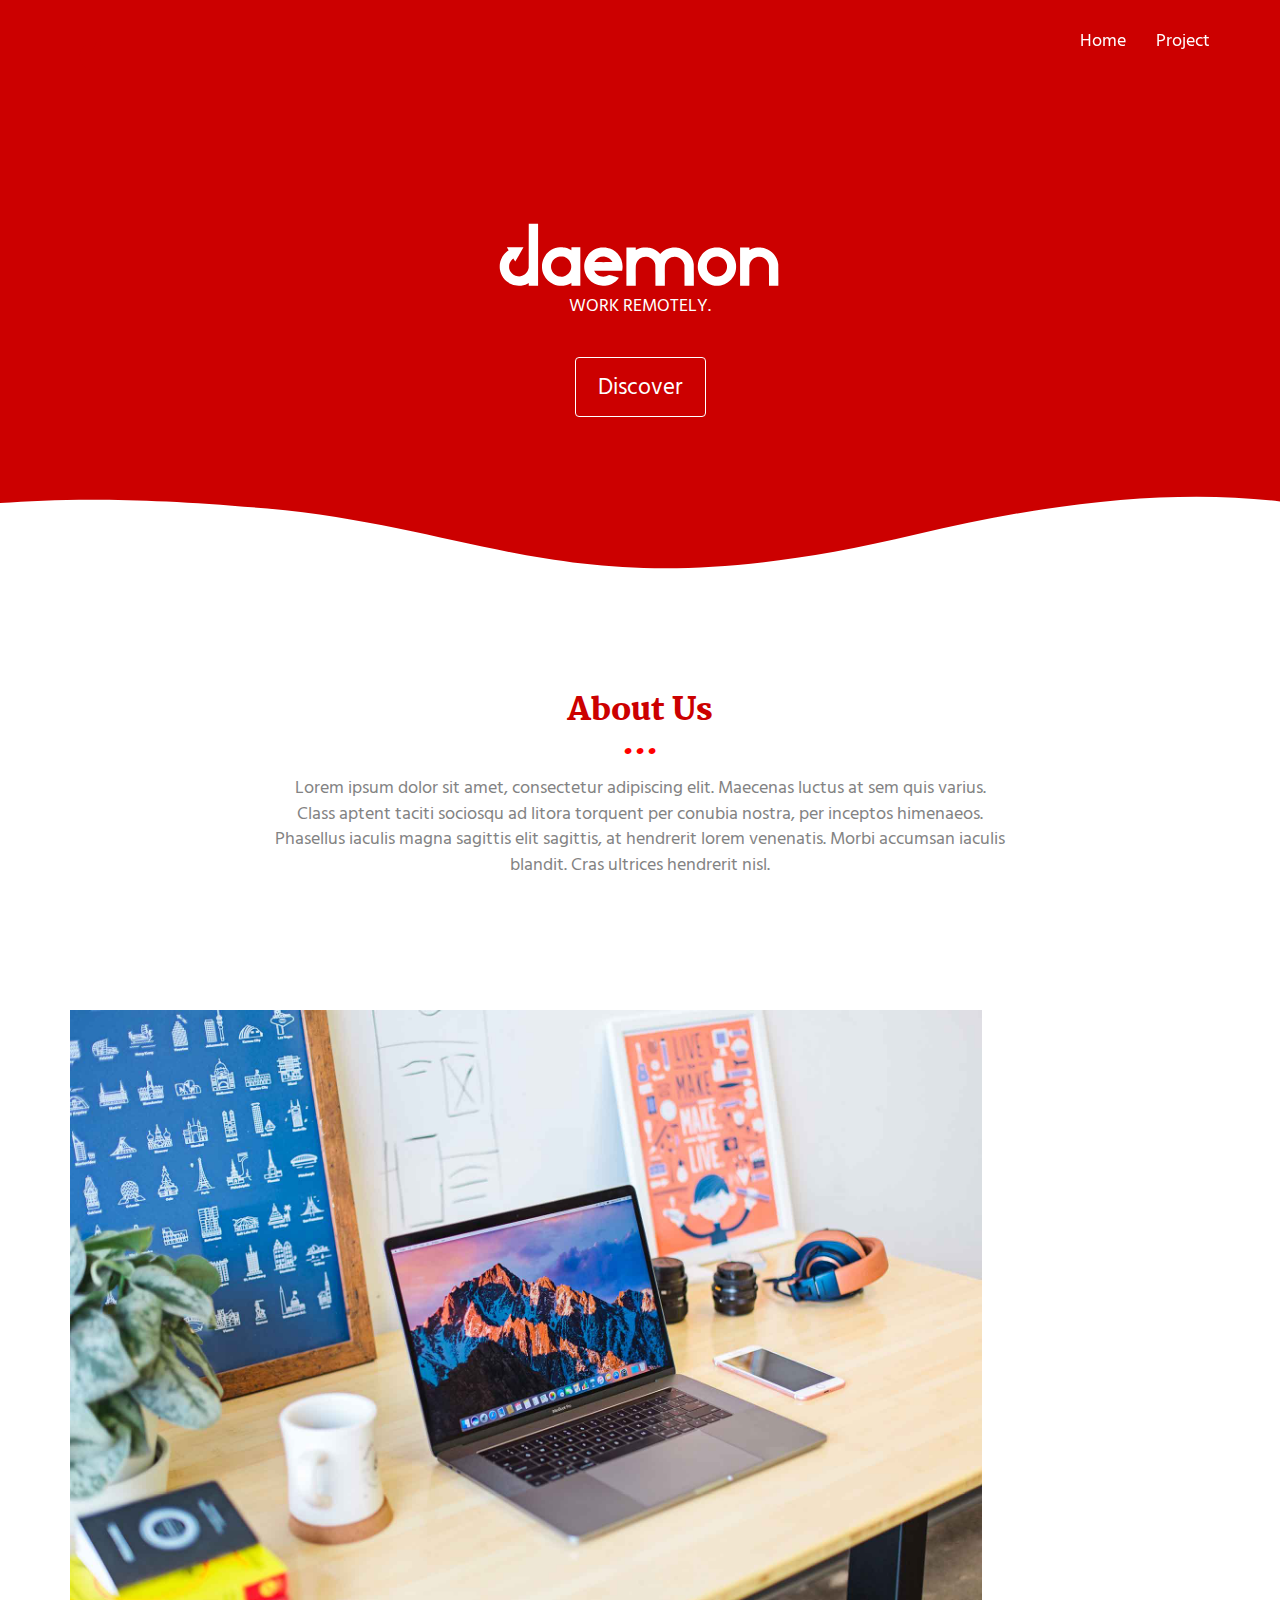
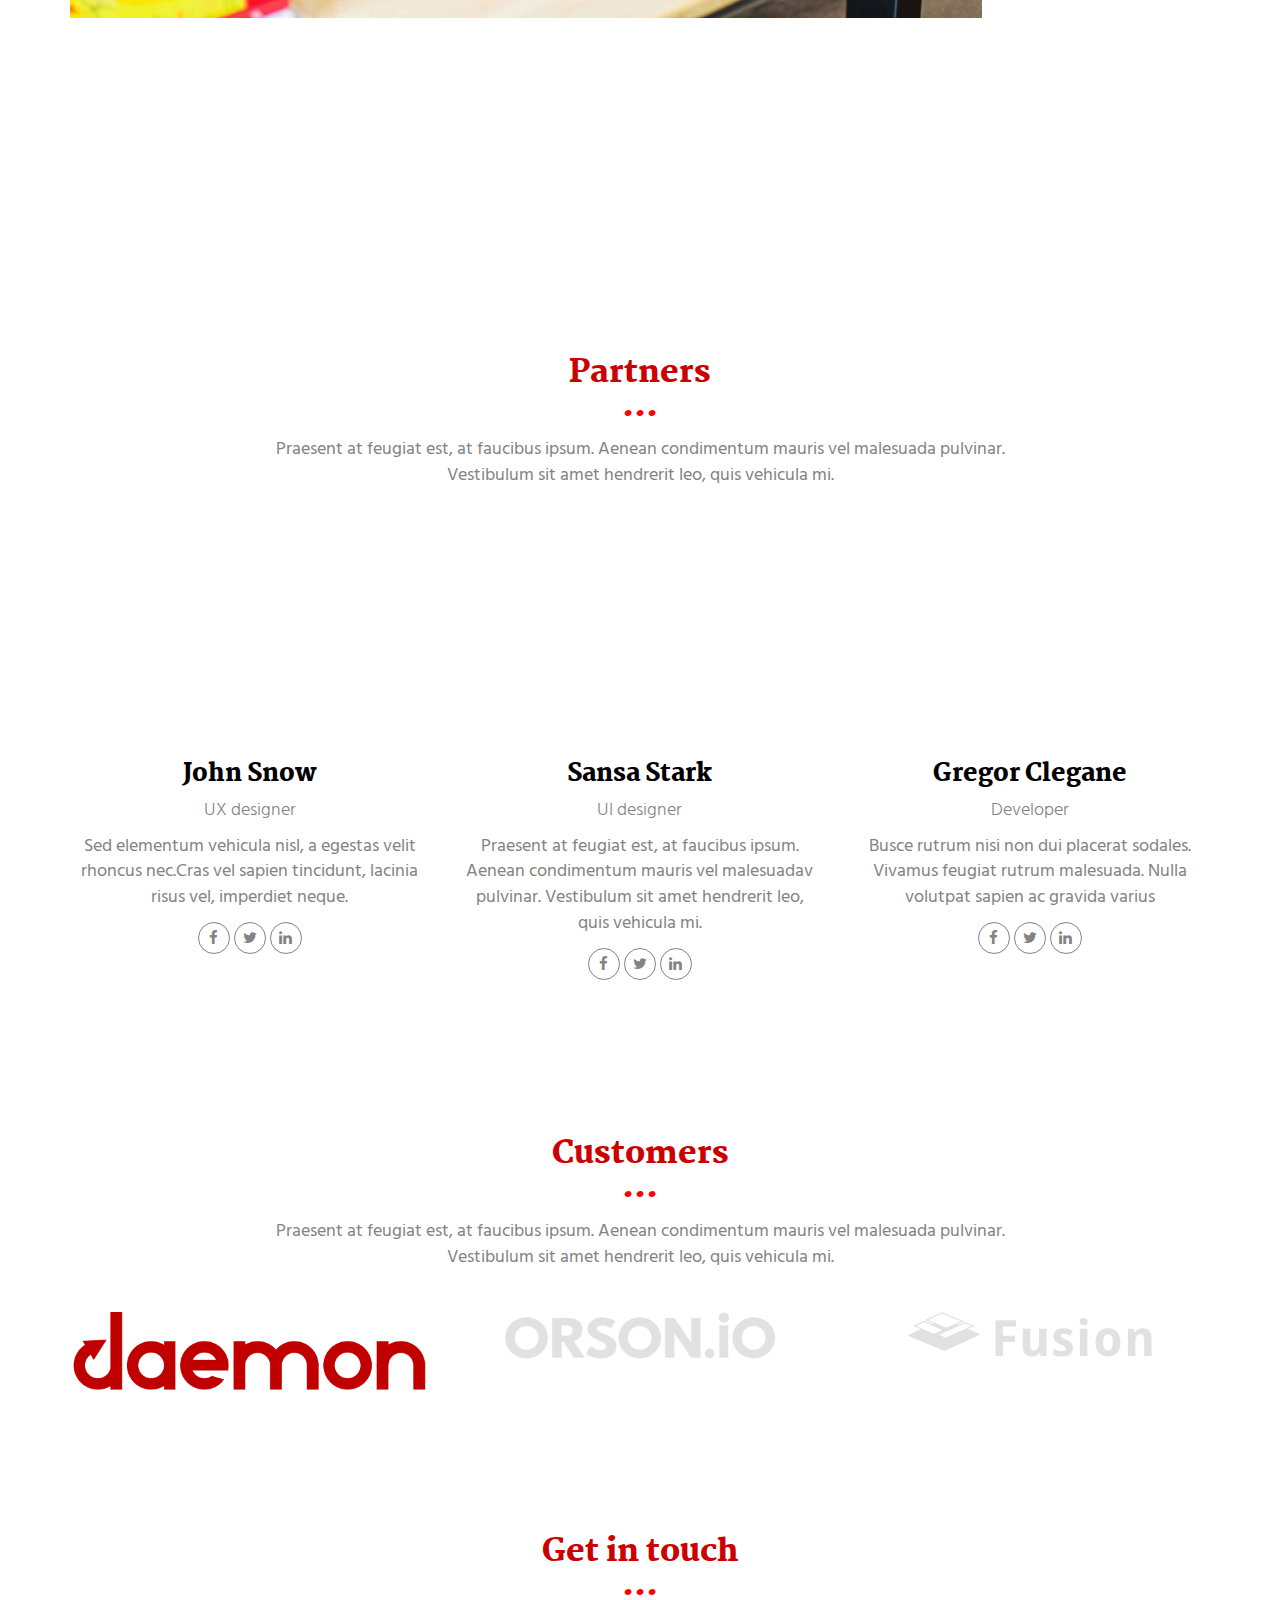
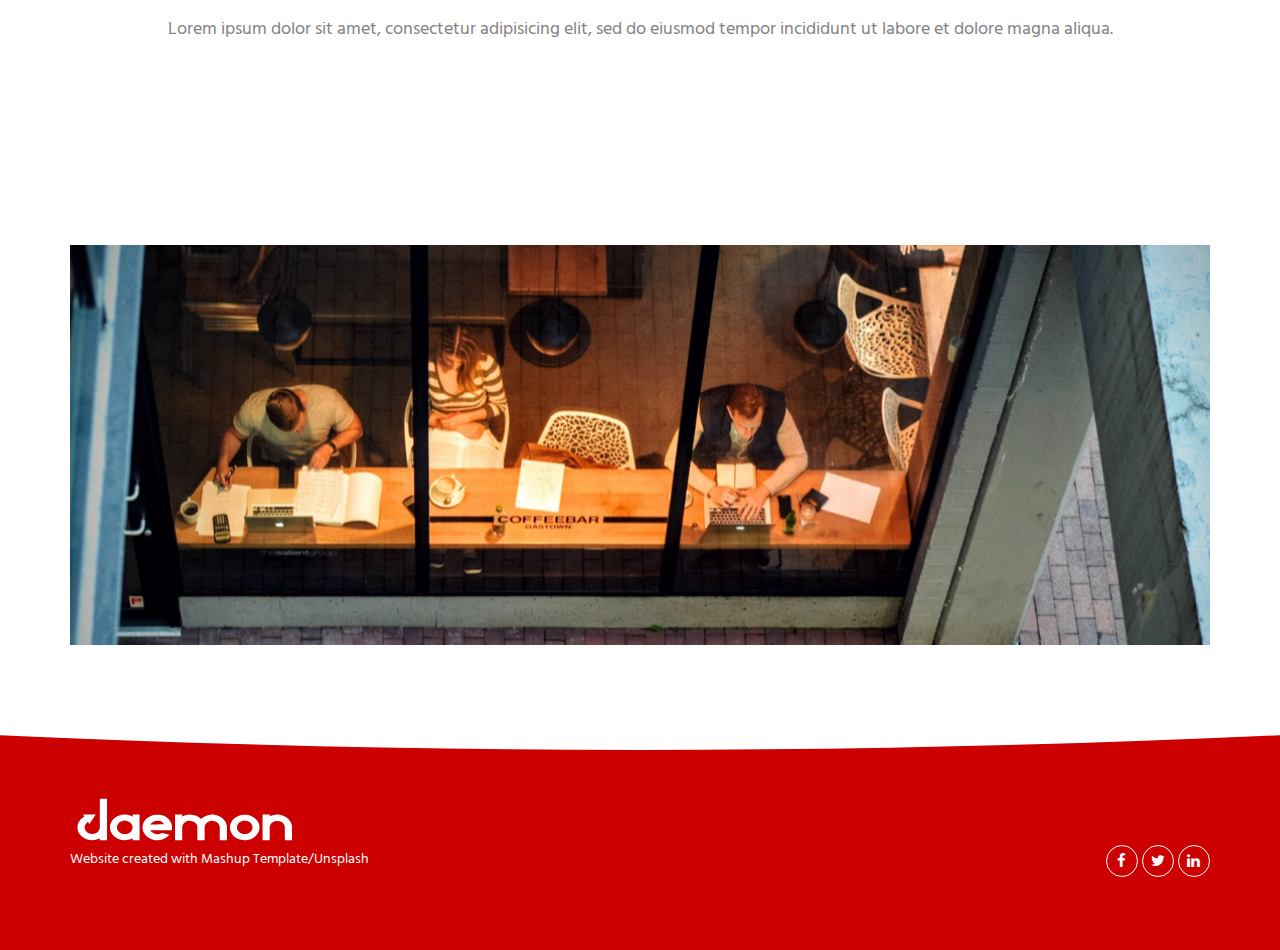
<file: index.html>
<!DOCTYPE html>
<html lang="en">

<head>
    <meta charset="UTF-8">
    <meta content="IE=edge" http-equiv="X-UA-Compatible">
    <meta content="width=device-width,initial-scale=1" name="viewport">
    <meta content="description" name="description">
    <meta name="google" content="notranslate"/>
    <meta content="Work Remotely" name="Christopher Hagmann">

    <!-- Disable tap highlight on IE -->
    <meta name="msapplication-tap-highlight" content="no">


    <link rel="apple-touch-icon" sizes="180x180" href="./assets/apple-icon-180x180.png">
    <link href="./assets/favicon.ico" rel="icon">

    <link href="" rel="stylesheet">


    <title>daemon</title>

    <link href="./main.550dcf66.css" rel="stylesheet">
</head>

<body> <!-- Add your content of header -->
<header>
    <nav class="navbar navbar-default active">
        <div class="container">
            <div class="navbar-header">
                <button type="button" class="navbar-toggle collapsed" data-toggle="collapse"
                        data-target="#navbar-collapse" aria-expanded="false">
                    <span class="sr-only">Toggle navigation</span>
                    <span class="icon-bar"></span>
                    <span class="icon-bar"></span>
                    <span class="icon-bar"></span>
                </button>
                <a class="navbar-brand" href="./index.html" title="">
                    <img src="./assets/images/logo-square.svg" width="50" height="50" class="navbar-logo-img" alt="">
                </a>
            </div>

            <div class="collapse navbar-collapse" id="navbar-collapse">
                <ul class="nav navbar-nav navbar-right">
                    <li><a href="./index.html" title="">Home</a></li>
                    <li><a href="Philosophy.html" title="">Project</a></li>
                </ul>
            </div>
        </div>
    </nav>
</header>

<!-- Add your site or app content here -->
<div class="hero-full-container background-image-container white-text-container">
    <div class="container">
        <div class="row">
            <div class="col-xs-12">
                <br/>
                <img src="assets/images/logo-name.svg" width="300" height="75"/>
                <p>WORK REMOTELY.</p>
                <br>
                <a href="Philosophy.html" class="btn btn-default btn-lg" title="">Discover</a>
            </div>
        </div>
    </div>
</div>

<div class="section-container">
    <div class="container">
        <div class="row">
            <div class="col-xs-12 col-md-8 col-md-offset-2">
                <div class="text-center">
                    <h2>About Us</h2>
                    <p>Lorem ipsum dolor sit amet, consectetur adipiscing elit. Maecenas luctus at sem quis varius.
                        <br>
                        Class aptent taciti sociosqu ad litora torquent per conubia nostra, per inceptos himenaeos.
                        Phasellus iaculis magna sagittis elit sagittis, at hendrerit lorem venenatis. Morbi accumsan
                        iaculis blandit. Cras ultrices hendrerit nisl.</p>
                </div>
            </div>
        </div>
    </div>
</div>

<div class="section-container">
    <div class="container">
        <div class="row">
            <div class="col-xs-12">


                <div id="carousel-example-generic" class="carousel carousel-fade slide" data-ride="carousel">

                    <div class="carousel-inner" role="listbox">

                        <div class="item active">
                            <img class="img-responsive" src="./assets/images/img-06.jpg" alt="First slide">
                            <div class="carousel-caption card-shadow reveal">

                                <h3>Moon</h3>
                                <a class="left carousel-control" href="#carousel-example-generic" role="button"
                                   data-slide="prev">
                                    <i class="fa fa-chevron-left" aria-hidden="true"></i>
                                    <span class="sr-only">Previous</span>
                                </a>
                                <a class="right carousel-control" href="#carousel-example-generic" role="button"
                                   data-slide="next">
                                    <i class="fa fa-chevron-right" aria-hidden="true"></i>
                                    <span class="sr-only">Next</span>
                                </a>
                                <p>
                                    Sed id tellus in risus pre
                                    tium imperdiet eu lobortis dolor. Sed pellentesque, urna ac viverra lacinia, erat
                                    mauris venenatis purus, mollis egestas urna purus ac ex.
                                    Aenean nunc sem, lobortis at elit non, lobortis laoreet nibh. Maecenas at mi ipsum.
                                </p>

                                <p>
                                    Quisque tempor, ligula pharetra luctus elementum, arcu nisl suscipit ante, pharetra
                                    commodo dui est et enim. Sed eu vestibulum elit. Donec ut libero non.
                                </p>
                                <a href="Philosophy.html" class="btn btn-primary" title="">
                                    Discover
                                </a>
                            </div>
                        </div>
                        <div class="item">
                            <img class="img-responsive" src="./assets/images/img-07.jpg" alt="First slide">
                            <div class="carousel-caption card-shadow reveal">

                                <h3>Lbortis</h3>
                                <a class="left carousel-control" href="#carousel-example-generic" role="button"
                                   data-slide="prev">
                                    <i class="fa fa-chevron-left" aria-hidden="true"></i>
                                    <span class="sr-only">Previous</span>
                                </a>
                                <a class="right carousel-control" href="#carousel-example-generic" role="button"
                                   data-slide="next">
                                    <i class="fa fa-chevron-right" aria-hidden="true"></i>
                                    <span class="sr-only">Next</span>
                                </a>
                                <p>
                                    Pre id tellus in risus pre
                                    tium imperdiet eu lobortis dolor. Sed pellentesque, urna ac viverra lacinia, erat
                                    mauris venenatis purus, mollis egestas urna purus ac ex.
                                    Aenean nunc sem, lobortis at elit non, lobortis laoreet nibh. Maecenas at mi ipsum.
                                </p>

                                <p>
                                    Quisque tempor, ligula pharetra luctus elementum, arcu nisl suscipit ante, pharetra
                                    commodo dui est et enim. Sed eu vestibulum elit. Donec ut libero non.
                                </p>
                                <a href="Philosophy.html" class="btn btn-primary" title="">
                                    Discover
                                </a>
                            </div>
                        </div>
                    </div>

                </div>


            </div>

        </div>

    </div>
</div>

<div class="section-container">
    <div class="container text-center">
        <div class="row section-container-spacer">
            <div class="col-xs-12 col-md-12">
                <h2>Partners</h2>
                <p>Praesent at feugiat est, at faucibus ipsum. Aenean condimentum mauris vel malesuada pulvinar. <br>Vestibulum
                    sit amet hendrerit leo, quis vehicula mi.</p>
            </div>
        </div>
        <div class="row">
            <div class="col-xs-12 col-md-4">
                <img src="./assets/images/profil-01.jpg" alt=""
                     class="reveal img-responsive reveal-content image-center">
                <h3>John Snow</h3>
                <h4>UX designer</h4>
                <p>Sed elementum vehicula nisl, a egestas velit rhoncus nec.Cras vel sapien tincidunt, lacinia risus
                    vel, imperdiet neque.</p>
                <p>
                    <a href="https://facebook.com/" class="social-round-icon fa-icon" title="">
                        <i class="fa fa-facebook" aria-hidden="true"></i>
                    </a>
                    <a href="https://twitter.com/" class="social-round-icon fa-icon" title="">
                        <i class="fa fa-twitter" aria-hidden="true"></i>
                    </a>
                    <a href="https://www.linkedin.com/" class="social-round-icon fa-icon" title="">
                        <i class="fa fa-linkedin" aria-hidden="true"></i>
                    </a>
                </p>
            </div>

            <div class="col-xs-12 col-md-4">
                <img src="./assets/images/profil-02.jpg" alt=""
                     class="reveal img-responsive reveal-content image-center">
                <h3>Sansa Stark</h3>
                <h4>UI designer</h4>
                <p>Praesent at feugiat est, at faucibus ipsum. Aenean condimentum mauris vel malesuadav pulvinar.
                    Vestibulum sit amet hendrerit leo, quis vehicula mi.</p>
                <p>
                    <a href="https://facebook.com/" class="social-round-icon fa-icon" title="">
                        <i class="fa fa-facebook" aria-hidden="true"></i>
                    </a>
                    <a href="https://twitter.com/" class="social-round-icon fa-icon" title="">
                        <i class="fa fa-twitter" aria-hidden="true"></i>
                    </a>
                    <a href="https://www.linkedin.com/" class="social-round-icon fa-icon" title="">
                        <i class="fa fa-linkedin" aria-hidden="true"></i>
                    </a>
                </p>
            </div>
            <div class="col-xs-12 col-md-4">
                <img src="./assets/images/profil-03.jpg" alt=""
                     class="reveal img-responsive reveal-content image-center">
                <h3>Gregor Clegane</h3>
                <h4>Developer</h4>
                <p>Busce rutrum nisi non dui placerat sodales. Vivamus feugiat rutrum malesuada. Nulla volutpat sapien
                    ac gravida varius</p>
                <p>
                    <a href="https://facebook.com/" class="social-round-icon fa-icon" title="">
                        <i class="fa fa-facebook" aria-hidden="true"></i>
                    </a>
                    <a href="https://twitter.com/" class="social-round-icon fa-icon" title="">
                        <i class="fa fa-twitter" aria-hidden="true"></i>
                    </a>
                    <a href="https://www.linkedin.com/" class="social-round-icon fa-icon" title="">
                        <i class="fa fa-linkedin" aria-hidden="true"></i>
                    </a>
                </p>
            </div>
        </div>
    </div>
</div>

<div class="section-container">
    <div class="container text-center">
        <div class="row section-container-spacer">
            <div class="col-xs-12 col-md-12">
                <h2 class="text-center">Customers</h2>
                <p>Praesent at feugiat est, at faucibus ipsum. Aenean condimentum mauris vel malesuada pulvinar. <br>Vestibulum
                    sit amet hendrerit leo, quis vehicula mi.</p>
            </div>
        </div>
        <div class="row">
            <div class="col-xs-12 col-md-4">
                <img src="./assets/images/logo-01.png" alt="" class="img-responsive reveal-content image-center">

            </div>

            <div class="col-xs-12 col-md-4">
                <img src="./assets/images/logo-02.png" alt="" class="img-responsive reveal-content image-center">
            </div>
            <div class="col-xs-12 col-md-4">
                <img src="./assets/images/logo-03.png" alt="" class="img-responsive reveal-content image-center">
            </div>
        </div>
    </div>
</div>


<div class="section-container contact-container">
    <div class="container">
        <div class="row">
            <div class="col-xs-12 col-md-12">
                <div class="section-container-spacer">
                    <h2 class="text-center">Get in touch</h2>
                    <p class="text-center">Lorem ipsum dolor sit amet, consectetur adipisicing elit, sed do eiusmod
                        tempor incididunt ut labore et dolore magna aliqua.</p>
                </div>
                <div class="card-container">
                    <div class="card card-shadow col-xs-10 col-xs-offset-1 col-md-8 col-md-offset-2 reveal">
                        <form action="" class="reveal-content">
                            <div class="row">
                                <div class="col-md-7">
                                    <div class="form-group">
                                        <input type="email" class="form-control" id="email" placeholder="Email">
                                    </div>
                                    <div class="form-group">
                                        <input type="text" class="form-control" id="subject" placeholder="Subject">
                                    </div>
                                    <div class="form-group">
                                        <textarea class="form-control" rows="3"
                                                  placeholder="Enter your message"></textarea>
                                    </div>
                                    <button type="submit" class="btn btn-primary">Send message</button>
                                </div>
                                <div class="col-md-5">
                                    <ul class="list-unstyled address-container">
                                        <li>
                        <span class="fa-icon">
                          <i class="fa fa-phone" aria-hidden="true"></i>
                        </span>
                                            +1 210 860 2966
                                        </li>
                                        <li>
                        <span class="fa-icon">
                          <i class="fa fa fa-map-o" aria-hidden="true"></i>
                        </span>
                                            40 Waterford Cir. <br/> Madison, WI 53719
                                        </li>
                                    </ul>
                                </div>
                            </div>
                        </form>
                    </div>
                    <div class="card-image col-xs-12" style="background-image: url('/assets/images/img-01.jpg')">
                    </div>
                </div>
            </div>
        </div>
    </div>
</div>

<script>
    document.addEventListener("DOMContentLoaded", function (event) {
        navbarFixedTopAnimation();
    });
</script>

<footer class="footer-container white-text-container">
    <div class="container">
        <div class="row">


            <div class="col-xs-12">
                <img src="./assets/images/logo-name.svg" width="231" height="50" />

                <div class="row">
                    <div class="col-xs-12 col-sm-7">
                        <p>
                            <small>Website created with <a href="http://www.mashup-template.com/"
                                                           title="Create website with free html template">Mashup
                                Template</a>/<a href="https://www.unsplash.com/"
                                                title="Beautiful Free Images">Unsplash</a></small>
                        </p>
                    </div>
                    <div class="col-xs-12 col-sm-5">
                        <p class="text-right">
                            <a href="https://facebook.com/" class="social-round-icon white-round-icon fa-icon" title="">
                                <i class="fa fa-facebook" aria-hidden="true"></i>
                            </a>
                            <a href="https://twitter.com/" class="social-round-icon white-round-icon fa-icon" title="">
                                <i class="fa fa-twitter" aria-hidden="true"></i>
                            </a>
                            <a href="https://www.linkedin.com/" class="social-round-icon white-round-icon fa-icon"
                               title="">
                                <i class="fa fa-linkedin" aria-hidden="true"></i>
                            </a>
                        </p>
                    </div>
                </div>


            </div>
        </div>
    </div>
</footer>

<script>
    document.addEventListener("DOMContentLoaded", function (event) {
        navActivePage();
        scrollRevelation('.reveal');
    });
</script>

<!-- Google Analytics: change UA-XXXXX-X to be your site's ID 

<script>
  (function (i, s, o, g, r, a, m) {
    i['GoogleAnalyticsObject'] = r; i[r] = i[r] || function () {
      (i[r].q = i[r].q || []).push(arguments)
    }, i[r].l = 1 * new Date(); a = s.createElement(o),
      m = s.getElementsByTagName(o)[0]; a.async = 1; a.src = g; m.parentNode.insertBefore(a, m)
  })(window, document, 'script', '//www.google-analytics.com/analytics.js', 'ga');
  ga('create', 'UA-XXXXX-X', 'auto');
  ga('send', 'pageview');
</script>

-->
<script type="text/javascript" src="./main.0cf8b554.js"></script>
</body>

</html>
</file>
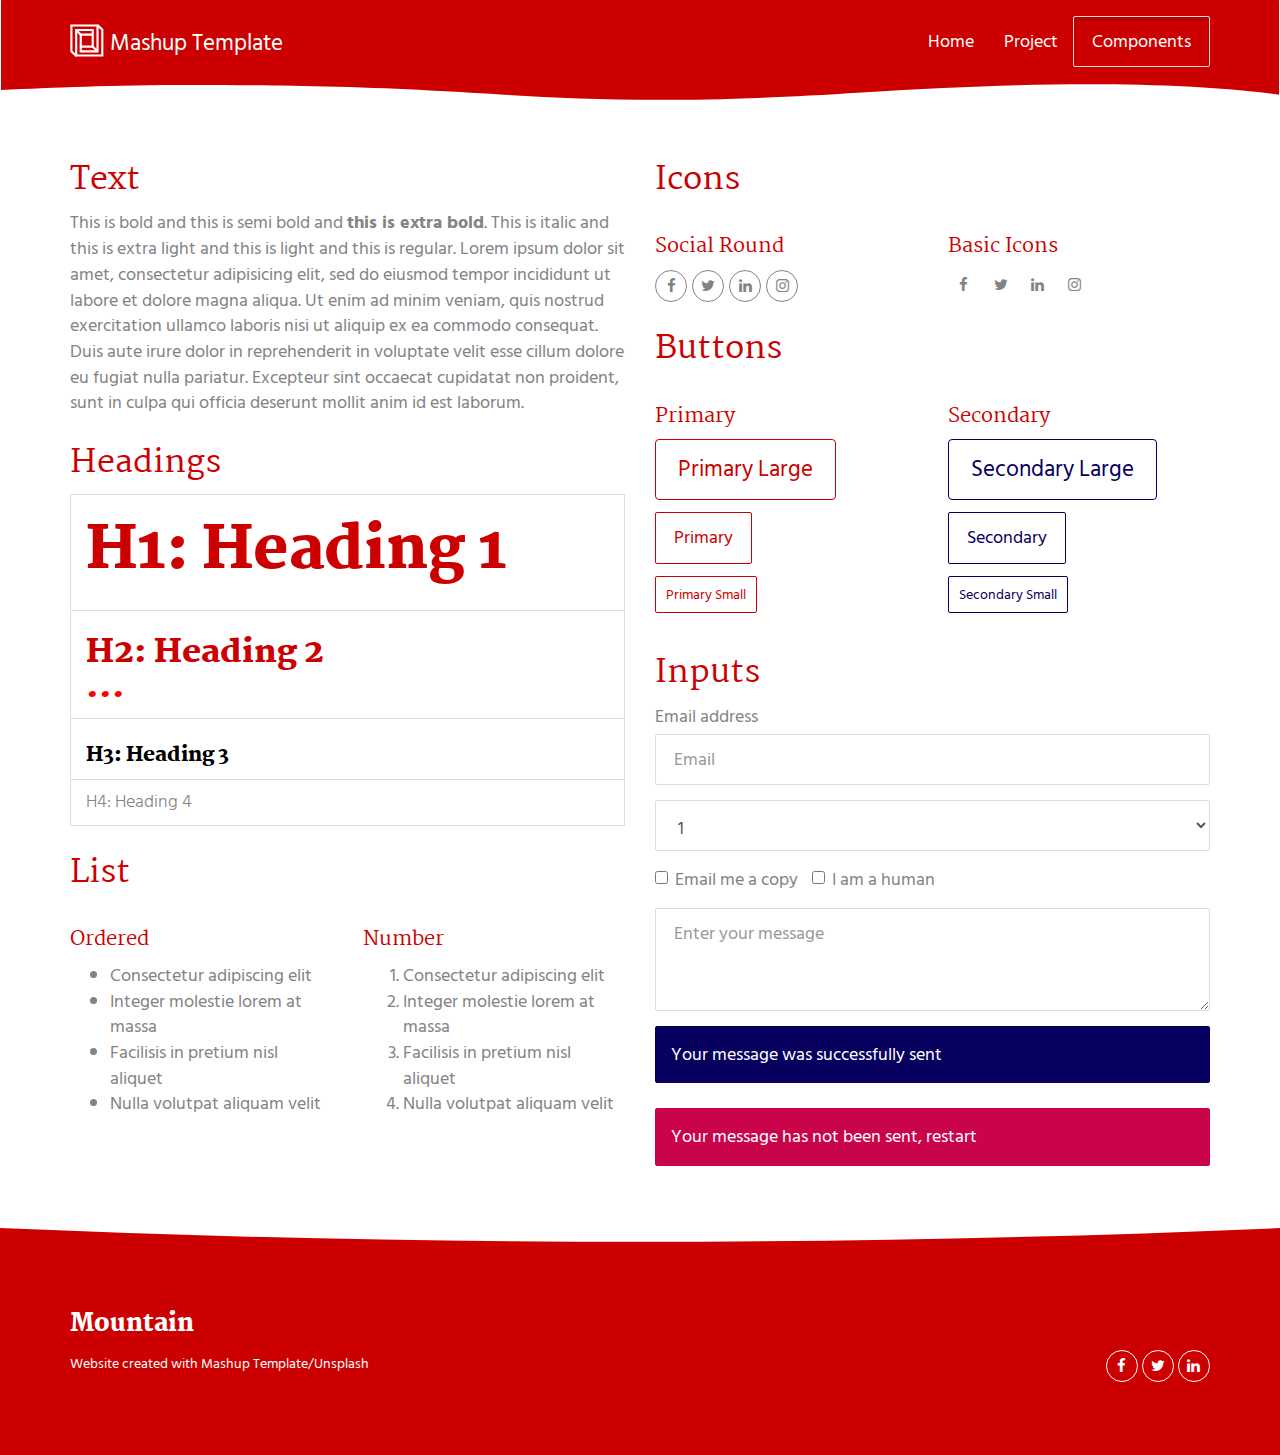
<file: components.html>
<!DOCTYPE html>
<html lang="en">

<head>
    <meta charset="UTF-8">
    <meta content="IE=edge" http-equiv="X-UA-Compatible">
    <meta content="width=device-width,initial-scale=1" name="viewport">
    <meta content="description" name="description">
    <meta name="google" content="notranslate"/>
    <meta content="Mashup templates have been developped by Orson.io team" name="author">

    <!-- Disable tap highlight on IE -->
    <meta name="msapplication-tap-highlight" content="no">


    <link rel="apple-touch-icon" sizes="180x180" href="./assets/apple-icon-180x180.png">
    <link href="./assets/favicon.ico" rel="icon">

    <link href="" rel="stylesheet">


    <title>Title page</title>

    <link href="./main.550dcf66.css" rel="stylesheet">
</head>

<body> <!-- Add your content of header -->
<header>
    <nav class="navbar navbar-default active">
        <div class="container">
            <div class="navbar-header">
                <button type="button" class="navbar-toggle collapsed" data-toggle="collapse"
                        data-target="#navbar-collapse" aria-expanded="false">
                    <span class="sr-only">Toggle navigation</span>
                    <span class="icon-bar"></span>
                    <span class="icon-bar"></span>
                    <span class="icon-bar"></span>
                </button>
                <a class="navbar-brand" href="./index.html" title="">
                    <img src="./assets/images/mashup-icon.svg" class="navbar-logo-img" alt="">
                    Mashup Template
                </a>
            </div>

            <div class="collapse navbar-collapse" id="navbar-collapse">
                <ul class="nav navbar-nav navbar-right">
                    <li><a href="./index.html" title="">Home</a></li>
                    <li><a href="Philosophy.html" title="">Project</a></li>
                    <li>
                        <p>
                            <a href="./components.html" class="btn btn-default navbar-btn" title="">Components</a>
                        </p>
                    </li>

                </ul>
            </div>
        </div>
    </nav>
</header>

<!-- Add your site or app content here -->
<div class="container">
    <div class="row">
        <div class="col-xs-12 col-md-6">

            <div class="template-example">
                <h2 class="template-title-example">Text</h2>
                <p>This is bold and this is semi bold and <b>this is extra bold</b>. This is italic and this is extra
                    light and this is light
                    and this is regular. Lorem ipsum dolor sit amet, consectetur adipisicing elit, sed do eiusmod
                    tempor incididunt ut labore et dolore magna aliqua. Ut enim ad minim veniam,
                    quis nostrud exercitation ullamco laboris nisi ut aliquip ex ea commodo
                    consequat. Duis aute irure dolor in reprehenderit in voluptate velit esse
                    cillum dolore eu fugiat nulla pariatur. Excepteur sint occaecat cupidatat non
                    proident, sunt in culpa qui officia deserunt mollit anim id est laborum.
                </p>
            </div>

            <div class="template-example">
                <h2 class="template-title-example">Headings</h2>

                <table class="table table-bordered">
                    <tr>
                        <td><h1>H1: Heading 1</h1></td>
                    </tr>
                    <tr>
                        <td><h2>H2: Heading 2</h2></td>
                    </tr>
                    <tr>
                        <td><h3>H3: Heading 3</h3></td>
                    </tr>
                    <tr>
                        <td><h4>H4: Heading 4</h4></td>
                    </tr>
                </table>
            </div>

            <div class="template-example">
                <h2 class="template-title-example">List</h2>
                <div class="row">
                    <div class="col-md-6">
                        <h3 class="template-title-example">Ordered</h3>
                        <ul>
                            <li>Consectetur adipiscing elit</li>
                            <li>Integer molestie lorem at massa</li>
                            <li>Facilisis in pretium nisl aliquet</li>
                            <li>Nulla volutpat aliquam velit</li>
                        </ul>
                    </div>
                    <div class="col-md-6">
                        <h3 class="template-title-example">Number</h3>
                        <ol>
                            <li>Consectetur adipiscing elit</li>
                            <li>Integer molestie lorem at massa</li>
                            <li>Facilisis in pretium nisl aliquet</li>
                            <li>Nulla volutpat aliquam velit</li>
                        </ol>
                    </div>
                </div>
            </div>


        </div>

        <div class="col-xs-12 col-md-6">
            <div class="template-example">
                <h2 class="template-title-example">Icons</h2>

                <div class="row">
                    <div class="col-md-6">
                        <h3 class="template-title-example">Social Round</h2>
                            <ul class="list-icons">
                                <li>
                                    <a href="" class="social-round-icon fa-icon">
                                        <i class="fa fa-facebook"></i>
                                    </a>
                                </li>
                                <li>
                                    <a href="" class="social-round-icon fa-icon">
                                        <i class="fa fa-twitter"></i>
                                    </a>
                                </li>
                                <li>
                                    <a href="" class="social-round-icon fa-icon">
                                        <i class="fa fa-linkedin"></i>
                                    </a>
                                </li>
                                <li>
                                    <a href="" class="social-round-icon fa-icon">
                                        <i class="fa fa-instagram"></i>
                                    </a>
                                </li>
                            </ul>
                    </div>
                    <div class="col-md-6">
                        <h3 class="template-title-example">Basic Icons</h2>
                            <ul class="list-icons">
                                <li>
                    <span class="fa-icon">
                      <i class="fa fa-facebook"></i>
                    </span>
                                </li>
                                <li>
                    <span class="fa-icon">
                      <i class="fa fa-twitter"></i>
                    </span>
                                </li>
                                <li>
                    <span class="fa-icon">
                      <i class="fa fa-linkedin"></i>
                    </span>
                                </li>
                                <li>
                    <span class="fa-icon">
                      <i class="fa fa-instagram"></i>
                    </span>
                                </li>
                            </ul>
                    </div>

                </div>


            </div>

            <div class="template-example">
                <h2 class="template-title-example">Buttons</h2>
                <div class="row">
                    <div class="col-md-6">
                        <h3 class="template-title-example">Primary</h2>
                            <div class="row">
                                <div class="col-md-6">
                                    <p><a href="" class="btn btn-primary btn-lg">Primary Large</a></p>
                                    <p><a href="" class="btn btn-primary">Primary </a></p>
                                    <p><a href="" class="btn btn-primary btn-sm">Primary Small</a></p>
                                </div>
                            </div>

                    </div>

                    <div class="col-md-6">
                        <h3 class="template-title-example">Secondary</h2>
                            <div class="row">
                                <div class="col-md-6">
                                    <p><a href="" class="btn btn-info btn-lg">Secondary Large</a></p>
                                    <p><a href="" class="btn btn-info">Secondary </a></p>
                                    <p><a href="" class="btn btn-info btn-sm">Secondary Small</a></p>
                                </div>
                            </div>
                    </div>
                </div>
            </div>

            <div class="template-example">
                <h2 class="template-title-example">Inputs</h2>

                <div class="form-group">
                    <label for="exampleInputEmail1">Email address</label>
                    <input type="email" class="form-control" id="exampleInputEmail1" placeholder="Email">
                </div>

                <div class="form-group">
                    <select class="form-control">
                        <option>1</option>
                        <option>2</option>
                        <option>3</option>
                        <option>4</option>
                        <option>5</option>
                    </select>
                </div>

                <div class="form-group">
                    <label class="checkbox-inline">
                        <input
                                type="checkbox" id="inlineCheckbox1" value="option1"> Email me a copy
                    </label>
                    <label class="checkbox-inline">
                        <input type="checkbox" id="inlineCheckbox2" value="option2"> I am a human
                    </label>
                </div>

                <div class="form-group">
                    <textarea class="form-control" rows="3" placeholder="Enter your message"></textarea>
                </div>

                <div class="alert alert-success" role="alert">Your message was successfully sent</div>
                <div class="alert alert-danger" role="alert">Your message has not been sent, restart</div>
            </div>


        </div>
    </div>
</div>

<footer class="footer-container white-text-container">
    <div class="container">
        <div class="row">


            <div class="col-xs-12">
                <h3>Mountain</h3>

                <div class="row">
                    <div class="col-xs-12 col-sm-7">
                        <p>
                            <small>Website created with <a href="http://www.mashup-template.com/"
                                                           title="Create website with free html template">Mashup
                                Template</a>/<a href="https://www.unsplash.com/"
                                                title="Beautiful Free Images">Unsplash</a></small>
                        </p>
                    </div>
                    <div class="col-xs-12 col-sm-5">
                        <p class="text-right">
                            <a href="https://facebook.com/" class="social-round-icon white-round-icon fa-icon" title="">
                                <i class="fa fa-facebook" aria-hidden="true"></i>
                            </a>
                            <a href="https://twitter.com/" class="social-round-icon white-round-icon fa-icon" title="">
                                <i class="fa fa-twitter" aria-hidden="true"></i>
                            </a>
                            <a href="https://www.linkedin.com/" class="social-round-icon white-round-icon fa-icon"
                               title="">
                                <i class="fa fa-linkedin" aria-hidden="true"></i>
                            </a>
                        </p>
                    </div>
                </div>


            </div>
        </div>
    </div>
</footer>

<script>
    document.addEventListener("DOMContentLoaded", function (event) {
        navActivePage();
        scrollRevelation('.reveal');
    });
</script>

<!-- Google Analytics: change UA-XXXXX-X to be your site's ID 

<script>
  (function (i, s, o, g, r, a, m) {
    i['GoogleAnalyticsObject'] = r; i[r] = i[r] || function () {
      (i[r].q = i[r].q || []).push(arguments)
    }, i[r].l = 1 * new Date(); a = s.createElement(o),
      m = s.getElementsByTagName(o)[0]; a.async = 1; a.src = g; m.parentNode.insertBefore(a, m)
  })(window, document, 'script', '//www.google-analytics.com/analytics.js', 'ga');
  ga('create', 'UA-XXXXX-X', 'auto');
  ga('send', 'pageview');
</script>

-->
<script type="text/javascript" src="./main.0cf8b554.js"></script>
</body>

</html>
</file>
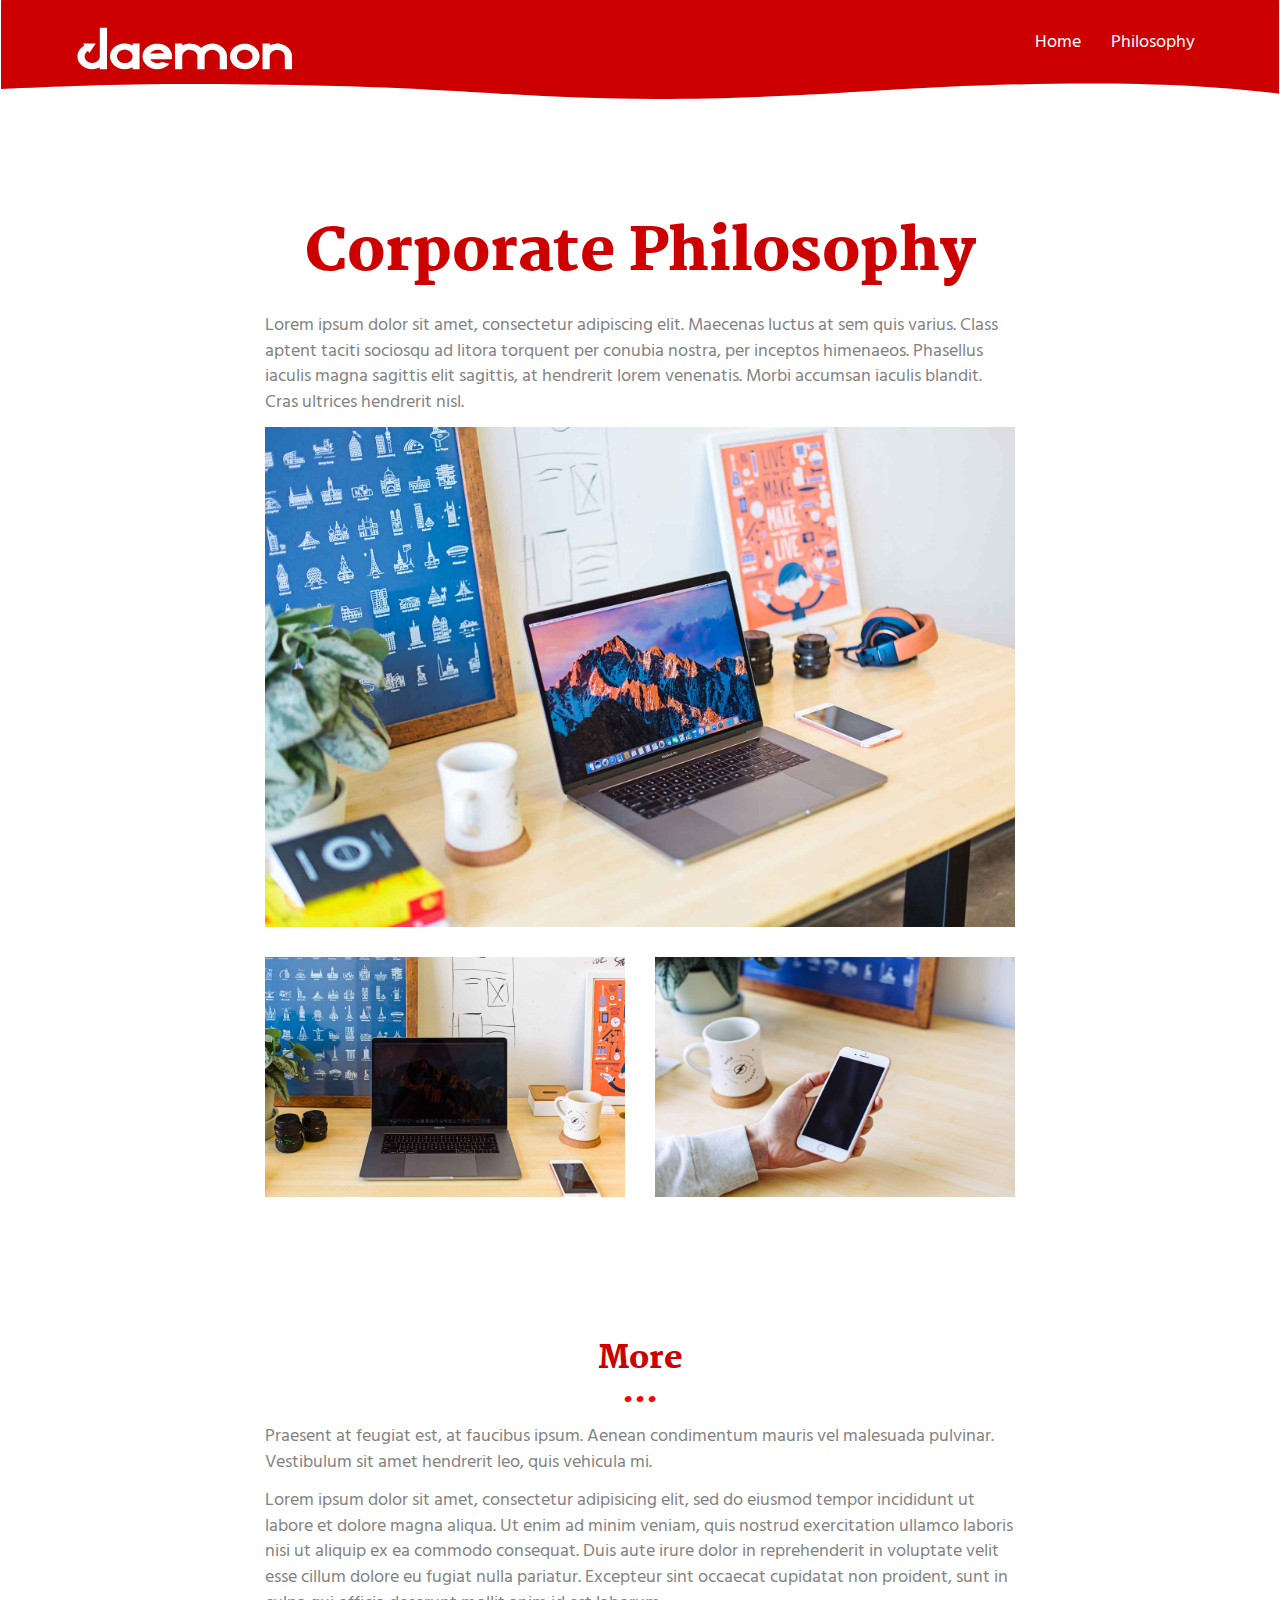
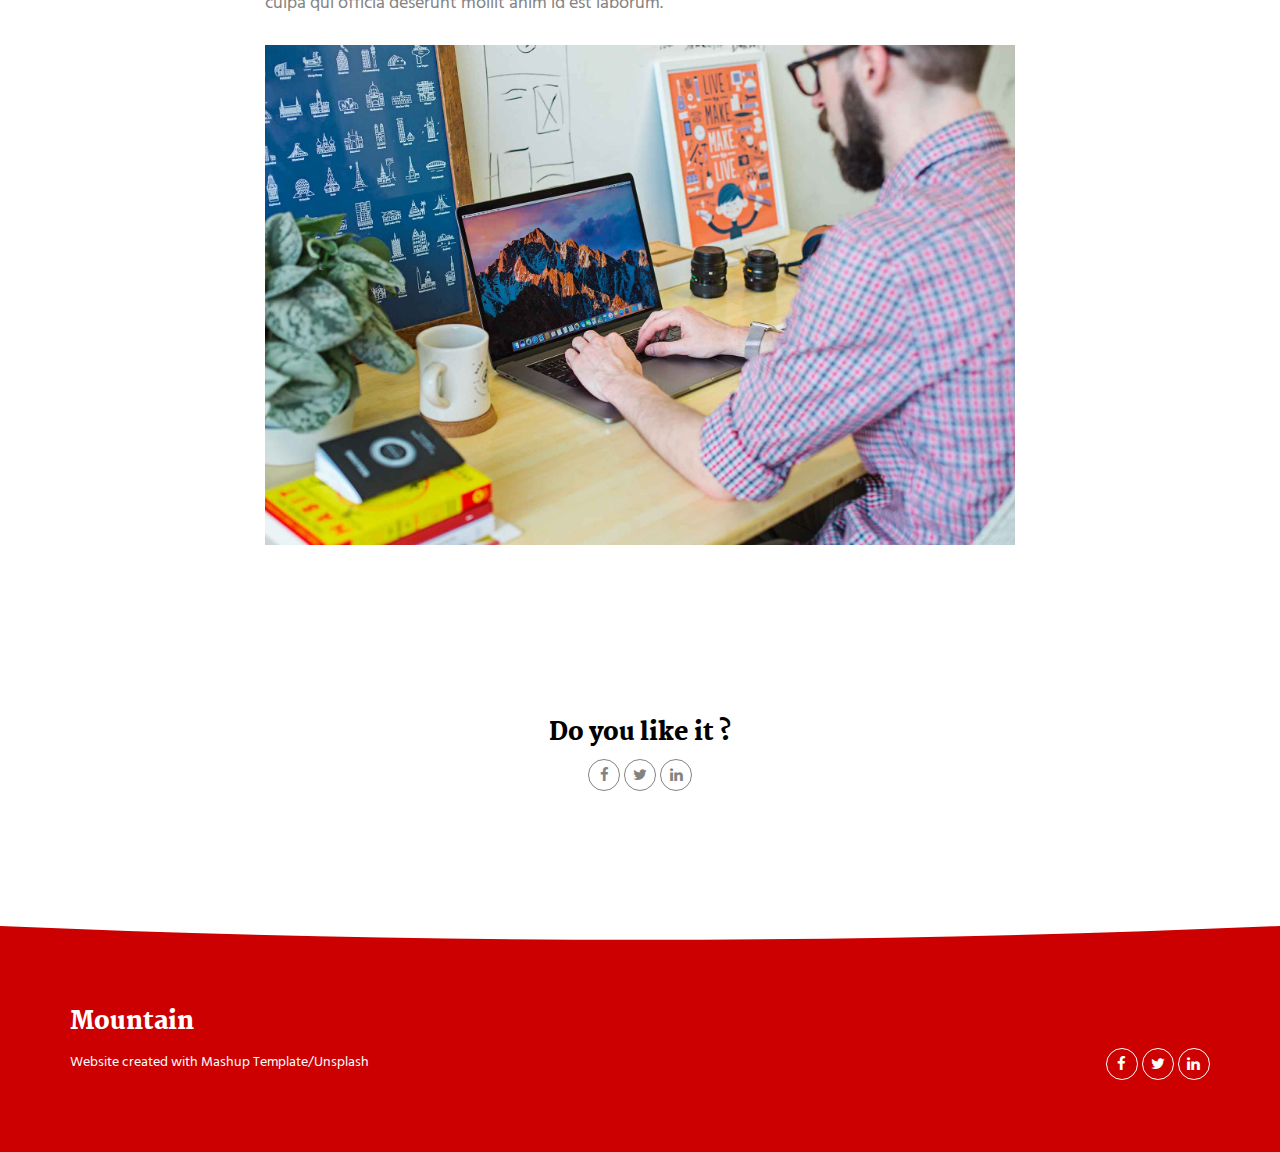
<file: Philosophy.html>
<!DOCTYPE html>
<html lang="en">

<head>
    <meta charset="UTF-8">
    <meta content="IE=edge" http-equiv="X-UA-Compatible">
    <meta content="width=device-width,initial-scale=1" name="viewport">
    <meta content="description" name="description">
    <meta name="google" content="notranslate"/>
    <meta content="Mashup templates have been developped by Orson.io team" name="author">

    <!-- Disable tap highlight on IE -->
    <meta name="msapplication-tap-highlight" content="no">


    <link rel="apple-touch-icon" sizes="180x180" href="./assets/apple-icon-180x180.png">
    <link href="./assets/favicon.ico" rel="icon">

    <link href="" rel="stylesheet">


    <title>Title page</title>

    <link href="./main.550dcf66.css" rel="stylesheet">
</head>

<body> <!-- Add your content of header -->
<header>
    <nav class="navbar navbar-default active">
        <div class="container">
            <div class="navbar-header">
                <button type="button" class="navbar-toggle collapsed" data-toggle="collapse"
                        data-target="#navbar-collapse" aria-expanded="false">
                    <span class="sr-only">Toggle navigation</span>
                    <span class="icon-bar"></span>
                    <span class="icon-bar"></span>
                    <span class="icon-bar"></span>
                </button>
                <a class="navbar-brand" href="./index.html" title="">
                    <img src="./assets/images/logo-name.svg" width="231" height="50" class="navbar-logo-img" alt="">
                </a>
            </div>

            <div class="collapse navbar-collapse" id="navbar-collapse">
                <ul class="nav navbar-nav navbar-right">
                    <li><a href="./index.html" title="">Home</a></li>
                    <li><a href="./Philosophy.html" title="">Philosophy</a></li>
                </ul>
            </div>
        </div>
    </nav>
</header>

<div class="section-container">
    <div class="container">
        <div class="row">
            <div class="col-xs-12 col-md-8 col-md-offset-2">
                <h1 class="text-center">Corporate Philosophy</h1>
                <p>Lorem ipsum dolor sit amet, consectetur adipiscing elit. Maecenas luctus at sem quis varius.
                    Class aptent taciti sociosqu ad litora torquent per conubia nostra, per inceptos himenaeos.
                    Phasellus iaculis magna sagittis elit sagittis, at hendrerit lorem venenatis. Morbi accumsan iaculis
                    blandit. Cras ultrices hendrerit nisl.</p>

                <div class="section-container-spacer">
                    <img src="./assets/images/img-06.jpg" alt="" class="img-responsive reveal-content"
                         data-action="zoom">
                </div>

                <div class="row">
                    <div class="col-xs-6">
                        <img src="./assets/images/img-04.jpg" alt="" class="img-responsive reveal-content"
                             data-action="zoom">
                    </div>
                    <div class="col-xs-6">
                        <img src="./assets/images/img-07.jpg" alt="" class="img-responsive reveal-content"
                             data-action="zoom">
                    </div>
                </div>
            </div>
        </div>
    </div>
</div>

<div class="section-container">
    <div class="container">
        <div class="row section-container-spacer">
            <div class="col-xs-12 col-md-8 col-md-offset-2">
                <h2 class="text-center">More</h2>
                <div class="section-container-spacer">
                    <p>Praesent at feugiat est, at faucibus ipsum. Aenean condimentum mauris vel malesuada pulvinar.
                        Vestibulum sit amet hendrerit leo, quis vehicula mi.</p>
                    <p>Lorem ipsum dolor sit amet, consectetur adipisicing elit, sed do eiusmod
                        tempor incididunt ut labore et dolore magna aliqua. Ut enim ad minim veniam,
                        quis nostrud exercitation ullamco laboris nisi ut aliquip ex ea commodo
                        consequat. Duis aute irure dolor in reprehenderit in voluptate velit esse
                        cillum dolore eu fugiat nulla pariatur. Excepteur sint occaecat cupidatat non
                        proident, sunt in culpa qui officia deserunt mollit anim id est laborum.</p>
                </div>
                <img src="./assets/images/img-05.jpg" alt="" class="img-responsive reveal-content" data-action="zoom">
            </div>
        </div>
    </div>
</div>

<div class="section-container">
    <div class="container text-center">
        <div class="row section-container-spacer">
            <div class="col-xs-12 col-md-12">

                <h3>Do you like it ?</h3>
                <p>
                    <a href="https://facebook.com/" class="social-round-icon fa-icon" title="">
                        <i class="fa fa-facebook" aria-hidden="true"></i>
                    </a>
                    <a href="https://twitter.com/" class="social-round-icon fa-icon" title="">
                        <i class="fa fa-twitter" aria-hidden="true"></i>
                    </a>
                    <a href="https://www.linkedin.com/" class="social-round-icon fa-icon" title="">
                        <i class="fa fa-linkedin" aria-hidden="true"></i>
                    </a>
                </p>
            </div>
        </div>

    </div>
</div>

<footer class="footer-container white-text-container">
    <div class="container">
        <div class="row">


            <div class="col-xs-12">
                <h3>Mountain</h3>

                <div class="row">
                    <div class="col-xs-12 col-sm-7">
                        <p>
                            <small>Website created with <a href="http://www.mashup-template.com/"
                                                           title="Create website with free html template">Mashup
                                Template</a>/<a href="https://www.unsplash.com/"
                                                title="Beautiful Free Images">Unsplash</a></small>
                        </p>
                    </div>
                    <div class="col-xs-12 col-sm-5">
                        <p class="text-right">
                            <a href="https://facebook.com/" class="social-round-icon white-round-icon fa-icon" title="">
                                <i class="fa fa-facebook" aria-hidden="true"></i>
                            </a>
                            <a href="https://twitter.com/" class="social-round-icon white-round-icon fa-icon" title="">
                                <i class="fa fa-twitter" aria-hidden="true"></i>
                            </a>
                            <a href="https://www.linkedin.com/" class="social-round-icon white-round-icon fa-icon"
                               title="">
                                <i class="fa fa-linkedin" aria-hidden="true"></i>
                            </a>
                        </p>
                    </div>
                </div>


            </div>
        </div>
    </div>
</footer>

<script>
    document.addEventListener("DOMContentLoaded", function (event) {
        navActivePage();
        scrollRevelation('.reveal');
    });
</script>

<!-- Google Analytics: change UA-XXXXX-X to be your site's ID 

<script>
  (function (i, s, o, g, r, a, m) {
    i['GoogleAnalyticsObject'] = r; i[r] = i[r] || function () {
      (i[r].q = i[r].q || []).push(arguments)
    }, i[r].l = 1 * new Date(); a = s.createElement(o),
      m = s.getElementsByTagName(o)[0]; a.async = 1; a.src = g; m.parentNode.insertBefore(a, m)
  })(window, document, 'script', '//www.google-analytics.com/analytics.js', 'ga');
  ga('create', 'UA-XXXXX-X', 'auto');
  ga('send', 'pageview');
</script>

-->
<script type="text/javascript" src="./main.0cf8b554.js"></script>
</body>

</html>
</file>
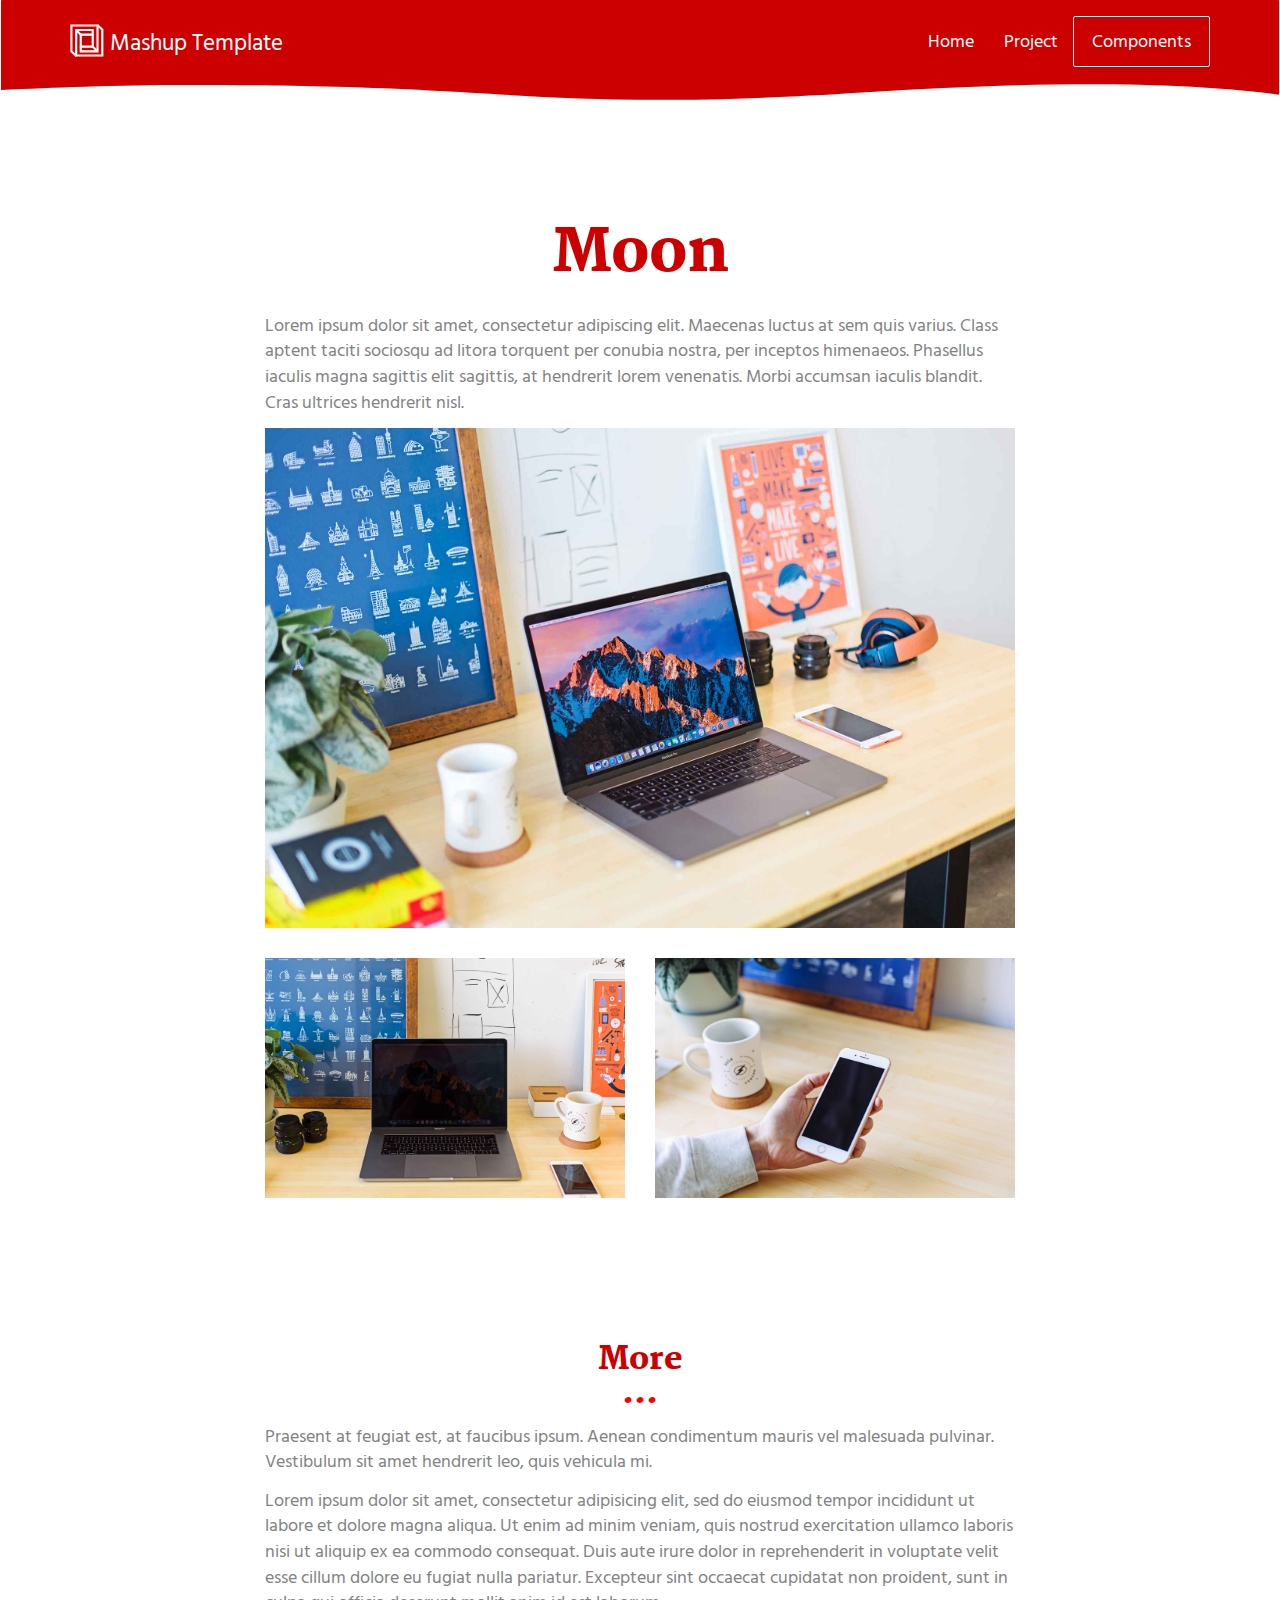
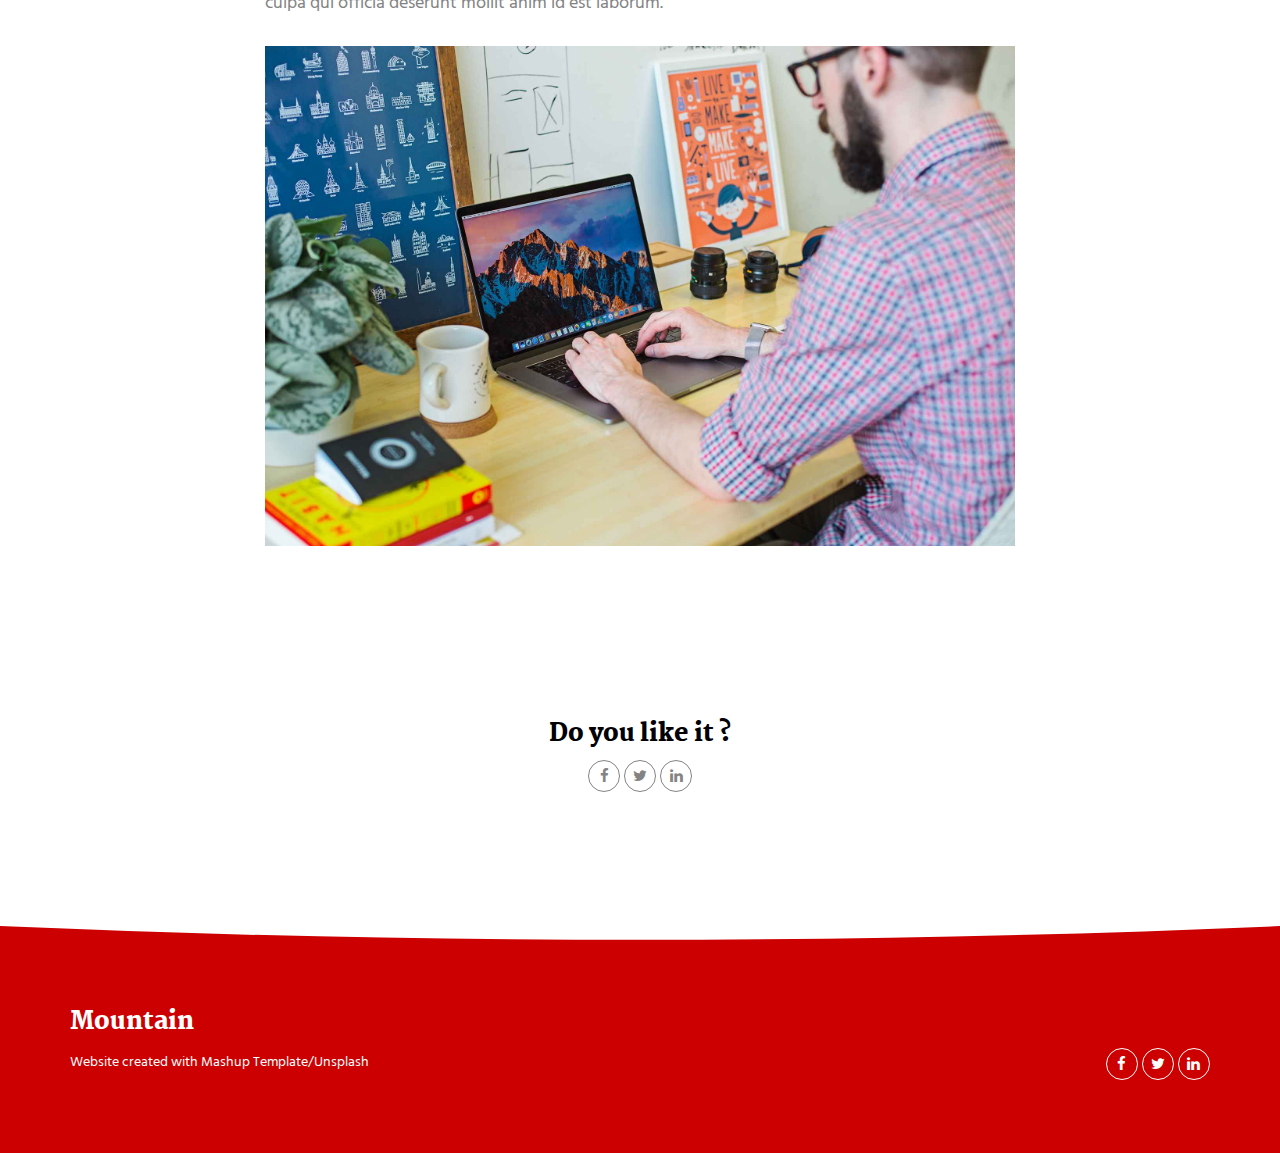
<file: project.html>
<!DOCTYPE html>
<html lang="en">

<head>
    <meta charset="UTF-8">
    <meta content="IE=edge" http-equiv="X-UA-Compatible">
    <meta content="width=device-width,initial-scale=1" name="viewport">
    <meta content="description" name="description">
    <meta name="google" content="notranslate"/>
    <meta content="Mashup templates have been developped by Orson.io team" name="author">

    <!-- Disable tap highlight on IE -->
    <meta name="msapplication-tap-highlight" content="no">


    <link rel="apple-touch-icon" sizes="180x180" href="./assets/apple-icon-180x180.png">
    <link href="./assets/favicon.ico" rel="icon">

    <link href="" rel="stylesheet">


    <title>Title page</title>

    <link href="./main.550dcf66.css" rel="stylesheet">
</head>

<body> <!-- Add your content of header -->
<header>
    <nav class="navbar navbar-default active">
        <div class="container">
            <div class="navbar-header">
                <button type="button" class="navbar-toggle collapsed" data-toggle="collapse"
                        data-target="#navbar-collapse" aria-expanded="false">
                    <span class="sr-only">Toggle navigation</span>
                    <span class="icon-bar"></span>
                    <span class="icon-bar"></span>
                    <span class="icon-bar"></span>
                </button>
                <a class="navbar-brand" href="./index.html" title="">
                    <img src="./assets/images/mashup-icon.svg" class="navbar-logo-img" alt="">
                    Mashup Template
                </a>
            </div>

            <div class="collapse navbar-collapse" id="navbar-collapse">
                <ul class="nav navbar-nav navbar-right">
                    <li><a href="./index.html" title="">Home</a></li>
                    <li><a href="./project.html" title="">Project</a></li>
                    <li>
                        <p>
                            <a href="./components.html" class="btn btn-default navbar-btn" title="">Components</a>
                        </p>
                    </li>

                </ul>
            </div>
        </div>
    </nav>
</header>

<div class="section-container">
    <div class="container">
        <div class="row">
            <div class="col-xs-12 col-md-8 col-md-offset-2">
                <h1 class="text-center">Moon</h1>
                <p>Lorem ipsum dolor sit amet, consectetur adipiscing elit. Maecenas luctus at sem quis varius.
                    Class aptent taciti sociosqu ad litora torquent per conubia nostra, per inceptos himenaeos.
                    Phasellus iaculis magna sagittis elit sagittis, at hendrerit lorem venenatis. Morbi accumsan iaculis
                    blandit. Cras ultrices hendrerit nisl.</p>

                <div class="section-container-spacer">
                    <img src="./assets/images/img-06.jpg" alt="" class="img-responsive reveal-content"
                         data-action="zoom">
                </div>

                <div class="row">
                    <div class="col-xs-6">
                        <img src="./assets/images/img-04.jpg" alt="" class="img-responsive reveal-content"
                             data-action="zoom">
                    </div>
                    <div class="col-xs-6">
                        <img src="./assets/images/img-07.jpg" alt="" class="img-responsive reveal-content"
                             data-action="zoom">
                    </div>
                </div>
            </div>
        </div>
    </div>
</div>

<div class="section-container">
    <div class="container">
        <div class="row section-container-spacer">
            <div class="col-xs-12 col-md-8 col-md-offset-2">
                <h2 class="text-center">More</h2>
                <div class="section-container-spacer">
                    <p>Praesent at feugiat est, at faucibus ipsum. Aenean condimentum mauris vel malesuada pulvinar.
                        Vestibulum sit amet hendrerit leo, quis vehicula mi.</p>
                    <p>Lorem ipsum dolor sit amet, consectetur adipisicing elit, sed do eiusmod
                        tempor incididunt ut labore et dolore magna aliqua. Ut enim ad minim veniam,
                        quis nostrud exercitation ullamco laboris nisi ut aliquip ex ea commodo
                        consequat. Duis aute irure dolor in reprehenderit in voluptate velit esse
                        cillum dolore eu fugiat nulla pariatur. Excepteur sint occaecat cupidatat non
                        proident, sunt in culpa qui officia deserunt mollit anim id est laborum.</p>
                </div>
                <img src="./assets/images/img-05.jpg" alt="" class="img-responsive reveal-content" data-action="zoom">
            </div>
        </div>
    </div>
</div>

<div class="section-container">
    <div class="container text-center">
        <div class="row section-container-spacer">
            <div class="col-xs-12 col-md-12">

                <h3>Do you like it ?</h3>
                <p>
                    <a href="https://facebook.com/" class="social-round-icon fa-icon" title="">
                        <i class="fa fa-facebook" aria-hidden="true"></i>
                    </a>
                    <a href="https://twitter.com/" class="social-round-icon fa-icon" title="">
                        <i class="fa fa-twitter" aria-hidden="true"></i>
                    </a>
                    <a href="https://www.linkedin.com/" class="social-round-icon fa-icon" title="">
                        <i class="fa fa-linkedin" aria-hidden="true"></i>
                    </a>
                </p>
            </div>
        </div>

    </div>
</div>

<footer class="footer-container white-text-container">
    <div class="container">
        <div class="row">


            <div class="col-xs-12">
                <h3>Mountain</h3>

                <div class="row">
                    <div class="col-xs-12 col-sm-7">
                        <p>
                            <small>Website created with <a href="http://www.mashup-template.com/"
                                                           title="Create website with free html template">Mashup
                                Template</a>/<a href="https://www.unsplash.com/"
                                                title="Beautiful Free Images">Unsplash</a></small>
                        </p>
                    </div>
                    <div class="col-xs-12 col-sm-5">
                        <p class="text-right">
                            <a href="https://facebook.com/" class="social-round-icon white-round-icon fa-icon" title="">
                                <i class="fa fa-facebook" aria-hidden="true"></i>
                            </a>
                            <a href="https://twitter.com/" class="social-round-icon white-round-icon fa-icon" title="">
                                <i class="fa fa-twitter" aria-hidden="true"></i>
                            </a>
                            <a href="https://www.linkedin.com/" class="social-round-icon white-round-icon fa-icon"
                               title="">
                                <i class="fa fa-linkedin" aria-hidden="true"></i>
                            </a>
                        </p>
                    </div>
                </div>


            </div>
        </div>
    </div>
</footer>

<script>
    document.addEventListener("DOMContentLoaded", function (event) {
        navActivePage();
        scrollRevelation('.reveal');
    });
</script>

<!-- Google Analytics: change UA-XXXXX-X to be your site's ID 

<script>
  (function (i, s, o, g, r, a, m) {
    i['GoogleAnalyticsObject'] = r; i[r] = i[r] || function () {
      (i[r].q = i[r].q || []).push(arguments)
    }, i[r].l = 1 * new Date(); a = s.createElement(o),
      m = s.getElementsByTagName(o)[0]; a.async = 1; a.src = g; m.parentNode.insertBefore(a, m)
  })(window, document, 'script', '//www.google-analytics.com/analytics.js', 'ga');
  ga('create', 'UA-XXXXX-X', 'auto');
  ga('send', 'pageview');
</script>

-->
<script type="text/javascript" src="./main.0cf8b554.js"></script>
</body>

</html>
</file>
<file: main.550dcf66.css>
@import url(https://fonts.googleapis.com/css?family=Hind+Siliguri:300,600|Martel:400,900);
@import url(https://maxcdn.bootstrapcdn.com/font-awesome/4.7.0/css/font-awesome.min.css);

/*!
 * Bootstrap v3.3.7 (http://getbootstrap.com)
 * Copyright 2011-2016 Twitter, Inc.
 * Licensed under MIT (https://github.com/twbs/bootstrap/blob/master/LICENSE)
 */
/*! normalize.css v3.0.3 | MIT License | github.com/necolas/normalize.css */
html {
    font-family: sans-serif;
    -ms-text-size-adjust: 100%;
    -webkit-text-size-adjust: 100%
}

body {
    margin: 0
}

article, aside, details, figcaption, figure, footer, header, hgroup, main, menu, nav, section, summary {
    display: block
}

audio, canvas, progress, video {
    display: inline-block;
    vertical-align: baseline
}

audio:not([controls]) {
    display: none;
    height: 0
}

[hidden], template {
    display: none
}

a {
    background-color: transparent
}

a:active, a:hover {
    outline: 0
}

abbr[title] {
    border-bottom: 1px dotted
}

b, strong {
    font-weight: 700
}

dfn {
    font-style: italic
}

h1 {
    font-size: 2em;
    margin: .67em 0
}

mark {
    background: #ff0;
    color: #000
}

small {
    font-size: 80%
}

sub, sup {
    font-size: 75%;
    line-height: 0;
    position: relative;
    vertical-align: baseline
}

sup {
    top: -.5em
}

sub {
    bottom: -.25em
}

img {
    border: 0
}

svg:not(:root) {
    overflow: hidden
}

figure {
    margin: 1em 40px
}

hr {
    box-sizing: content-box;
    height: 0
}

pre {
    overflow: auto
}

code, kbd, pre, samp {
    font-family: monospace, monospace;
    font-size: 1em
}

button, input, optgroup, select, textarea {
    color: inherit;
    font: inherit;
    margin: 0
}

button {
    overflow: visible
}

button, select {
    text-transform: none
}

button, html input[type=button], input[type=reset], input[type=submit] {
    -webkit-appearance: button;
    cursor: pointer
}

button[disabled], html input[disabled] {
    cursor: default
}

button::-moz-focus-inner, input::-moz-focus-inner {
    border: 0;
    padding: 0
}

input {
    line-height: normal
}

input[type=checkbox], input[type=radio] {
    box-sizing: border-box;
    padding: 0
}

input[type=number]::-webkit-inner-spin-button, input[type=number]::-webkit-outer-spin-button {
    height: auto
}

input[type=search] {
    -webkit-appearance: textfield;
    box-sizing: content-box
}

input[type=search]::-webkit-search-cancel-button, input[type=search]::-webkit-search-decoration {
    -webkit-appearance: none
}

fieldset {
    border: 1px solid silver;
    margin: 0 2px;
    padding: .35em .625em .75em
}

textarea {
    overflow: auto
}

optgroup {
    font-weight: 700
}

table {
    border-collapse: collapse;
    border-spacing: 0
}

td, th {
    padding: 0
}

/*! Source: https://github.com/h5bp/html5-boilerplate/blob/master/src/css/main.css */
@media print {
    *, :after, :before {
        background: transparent !important;
        color: #000 !important;
        box-shadow: none !important;
        text-shadow: none !important
    }

    a, a:visited {
        text-decoration: underline
    }

    a[href]:after {
        content: " (" attr(href) ")"
    }

    abbr[title]:after {
        content: " (" attr(title) ")"
    }

    a[href^="#"]:after, a[href^="javascript:"]:after {
        content: ""
    }

    blockquote, pre {
        border: 1px solid #999;
        page-break-inside: avoid
    }

    thead {
        display: table-header-group
    }

    img, tr {
        page-break-inside: avoid
    }

    img {
        max-width: 100% !important
    }

    h2, h3, p {
        orphans: 3;
        widows: 3
    }

    h2, h3 {
        page-break-after: avoid
    }

    .navbar {
        display: none
    }

    .btn > .caret, .dropup > .btn > .caret {
        border-top-color: #000 !important
    }

    .label {
        border: 1px solid #000
    }

    .table {
        border-collapse: collapse !important
    }

    .table td, .table th {
        background-color: #fff !important
    }

    .table-bordered td, .table-bordered th {
        border: 1px solid #ddd !important
    }
}

*, :after, :before {
    -webkit-box-sizing: border-box;
    -moz-box-sizing: border-box;
    box-sizing: border-box
}

html {
    font-size: 10px;
    -webkit-tap-highlight-color: transparent
}

body {
    font-family: Hind Siliguri, Helvetica, Arial, sans-serif;
    font-size: 18px;
    line-height: 1.42857;
    color: #838383;
    background-color: #fff
}

button, input, select, textarea {
    font-family: inherit;
    font-size: inherit;
    line-height: inherit
}

a {
    color: #cc0000;
    text-decoration: none
}

a:focus, a:hover {
    color: #1045a4;
    text-decoration: underline
}

a:focus {
    outline: 5px auto -webkit-focus-ring-color;
    outline-offset: -2px
}

figure {
    margin: 0
}

img {
    vertical-align: middle
}

.img-responsive {
    display: block;
    max-width: 100%;
    height: auto
}

.img-rounded {
    border-radius: 4px
}

.img-thumbnail {
    padding: 4px;
    line-height: 1.42857;
    background-color: #fff;
    border: 1px solid #ddd;
    border-radius: 2px;
    -webkit-transition: all .2s ease-in-out;
    -o-transition: all .2s ease-in-out;
    transition: all .2s ease-in-out;
    display: inline-block;
    max-width: 100%;
    height: auto
}

.img-circle {
    border-radius: 50%
}

hr {
    margin-top: 25px;
    margin-bottom: 25px;
    border: 0;
    border-top: 1px solid #eee
}

.sr-only {
    position: absolute;
    width: 1px;
    height: 1px;
    margin: -1px;
    padding: 0;
    overflow: hidden;
    clip: rect(0, 0, 0, 0);
    border: 0
}

.sr-only-focusable:active, .sr-only-focusable:focus {
    position: static;
    width: auto;
    height: auto;
    margin: 0;
    overflow: visible;
    clip: auto
}

[role=button] {
    cursor: pointer
}

.h1, .h2, .h3, .h4, .h5, .h6, h1, h2, h3, h4, h5, h6 {
    font-family: Martel, Times New Roman, Times, serif;
    font-weight: 900;
    line-height: 1.1;
    color: #cc0000
}

.h1 .small, .h1 small, .h2 .small, .h2 small, .h3 .small, .h3 small, .h4 .small, .h4 small, .h5 .small, .h5 small, .h6 .small, .h6 small, h1 .small, h1 small, h2 .small, h2 small, h3 .small, h3 small, h4 .small, h4 small, h5 .small, h5 small, h6 .small, h6 small {
    font-weight: 400;
    line-height: 1;
    color: #777
}

.h1, .h2, .h3, h1, h2, h3 {
    margin-top: 25px;
    margin-bottom: 12.5px
}

.h1 .small, .h1 small, .h2 .small, .h2 small, .h3 .small, .h3 small, h1 .small, h1 small, h2 .small, h2 small, h3 .small, h3 small {
    font-size: 65%
}

.h4, .h5, .h6, h4, h5, h6 {
    margin-top: 12.5px;
    margin-bottom: 12.5px
}

.h4 .small, .h4 small, .h5 .small, .h5 small, .h6 .small, .h6 small, h4 .small, h4 small, h5 .small, h5 small, h6 .small, h6 small {
    font-size: 75%
}

.h1, h1 {
    font-size: 59px
}

.h2, h2 {
    font-size: 31px
}

.h3, h3 {
    font-size: 24px
}

.h4, .h5, h4, h5 {
    font-size: 18px
}

.h6, h6 {
    font-size: 16px
}

p {
    margin: 0 0 12.5px
}

.lead {
    margin-bottom: 25px;
    font-size: 20px;
    font-weight: 300;
    line-height: 1.4
}

@media (min-width: 768px) {
    .lead {
        font-size: 27px
    }
}

.small, small {
    font-size: 77%
}

.mark, mark {
    background-color: #fcf8e3;
    padding: .2em
}

.text-left {
    text-align: left
}

.text-right {
    text-align: right
}

.text-center {
    text-align: center
}

.text-justify {
    text-align: justify
}

.text-nowrap {
    white-space: nowrap
}

.text-lowercase {
    text-transform: lowercase
}

.initialism, .text-uppercase {
    text-transform: uppercase
}

.text-capitalize {
    text-transform: capitalize
}

.text-muted {
    color: #777
}

.text-primary {
    color: #cc0000;
}

a.text-primary:focus, a.text-primary:hover {
    color: #124fbb
}

.text-success {
    color: #fff
}

a.text-success:focus, a.text-success:hover {
    color: #e6e6e6
}

.text-info {
    color: #31708f
}

a.text-info:focus, a.text-info:hover {
    color: #245269
}

.text-warning {
    color: #8a6d3b
}

a.text-warning:focus, a.text-warning:hover {
    color: #66512c
}

.text-danger {
    color: #fff
}

a.text-danger:focus, a.text-danger:hover {
    color: #e6e6e6
}

.bg-primary {
    color: #fff;
    background-color: #cc0000
}

a.bg-primary:focus, a.bg-primary:hover {
    background-color: #124fbb
}

.bg-success {
    background-color: #08005f
}

a.bg-success:focus, a.bg-success:hover {
    background-color: #04002c
}

.bg-info {
    background-color: #d9edf7
}

a.bg-info:focus, a.bg-info:hover {
    background-color: #afd9ee
}

.bg-warning {
    background-color: #fcf8e3
}

a.bg-warning:focus, a.bg-warning:hover {
    background-color: #f7ecb5
}

.bg-danger {
    background-color: #ca044b
}

a.bg-danger:focus, a.bg-danger:hover {
    background-color: #980338
}

.page-header {
    padding-bottom: 11.5px;
    margin: 50px 0 25px;
    border-bottom: 1px solid #eee
}

ol, ul {
    margin-top: 0;
    margin-bottom: 12.5px
}

ol ol, ol ul, ul ol, ul ul {
    margin-bottom: 0
}

.list-inline, .list-unstyled {
    padding-left: 0;
    list-style: none
}

.list-inline {
    margin-left: -5px
}

.list-inline > li {
    display: inline-block;
    padding-left: 5px;
    padding-right: 5px
}

dl {
    margin-top: 0;
    margin-bottom: 25px
}

dd, dt {
    line-height: 1.42857
}

dt {
    font-weight: 700
}

dd {
    margin-left: 0
}

.dl-horizontal dd:after, .dl-horizontal dd:before {
    content: " ";
    display: table
}

.dl-horizontal dd:after {
    clear: both
}

@media (min-width: 768px) {
    .dl-horizontal dt {
        float: left;
        width: 160px;
        clear: left;
        text-align: right;
        overflow: hidden;
        text-overflow: ellipsis;
        white-space: nowrap
    }

    .dl-horizontal dd {
        margin-left: 180px
    }
}

abbr[data-original-title], abbr[title] {
    cursor: help;
    border-bottom: 1px dotted #777
}

.initialism {
    font-size: 90%
}

blockquote {
    padding: 12.5px 25px;
    margin: 0 0 25px;
    font-size: 22.5px;
    border-left: 5px solid #eee
}

blockquote ol:last-child, blockquote p:last-child, blockquote ul:last-child {
    margin-bottom: 0
}

blockquote .small, blockquote footer, blockquote small {
    display: block;
    font-size: 80%;
    line-height: 1.42857;
    color: #777
}

blockquote .small:before, blockquote footer:before, blockquote small:before {
    content: "\2014   \A0"
}

.blockquote-reverse, blockquote.pull-right {
    padding-right: 15px;
    padding-left: 0;
    border-right: 5px solid #eee;
    border-left: 0;
    text-align: right
}

.blockquote-reverse .small:before, .blockquote-reverse footer:before, .blockquote-reverse small:before, blockquote.pull-right .small:before, blockquote.pull-right footer:before, blockquote.pull-right small:before {
    content: ""
}

.blockquote-reverse .small:after, .blockquote-reverse footer:after, .blockquote-reverse small:after, blockquote.pull-right .small:after, blockquote.pull-right footer:after, blockquote.pull-right small:after {
    content: "\A0   \2014"
}

address {
    margin-bottom: 25px;
    font-style: normal;
    line-height: 1.42857
}

code, kbd, pre, samp {
    font-family: Menlo, Monaco, Consolas, Courier New, monospace
}

code {
    color: #c7254e;
    background-color: #f9f2f4
}

code, kbd {
    padding: 2px 4px;
    font-size: 90%;
    border-radius: 2px
}

kbd {
    color: #fff;
    background-color: #333;
    box-shadow: inset 0 -1px 0 rgba(0, 0, 0, .25)
}

kbd kbd {
    padding: 0;
    font-size: 100%;
    font-weight: 700;
    box-shadow: none
}

pre {
    display: block;
    padding: 12px;
    margin: 0 0 12.5px;
    font-size: 17px;
    line-height: 1.42857;
    word-break: break-all;
    word-wrap: break-word;
    color: #333;
    background-color: #f5f5f5;
    border: 1px solid #ccc;
    border-radius: 2px
}

pre code {
    padding: 0;
    font-size: inherit;
    color: inherit;
    white-space: pre-wrap;
    background-color: transparent;
    border-radius: 0
}

.pre-scrollable {
    max-height: 340px;
    overflow-y: scroll
}

.container {
    margin-right: auto;
    margin-left: auto;
    padding-left: 15px;
    padding-right: 15px
}

.container:after, .container:before {
    content: " ";
    display: table
}

.container:after {
    clear: both
}

@media (min-width: 768px) {
    .container {
        width: 750px
    }
}

@media (min-width: 992px) {
    .container {
        width: 970px
    }
}

@media (min-width: 1200px) {
    .container {
        width: 1170px
    }
}

.container-fluid {
    margin-right: auto;
    margin-left: auto;
    padding-left: 15px;
    padding-right: 15px
}

.container-fluid:after, .container-fluid:before {
    content: " ";
    display: table
}

.container-fluid:after {
    clear: both
}

.row {
    margin-left: -15px;
    margin-right: -15px
}

.row:after, .row:before {
    content: " ";
    display: table
}

.row:after {
    clear: both
}

.col-lg-1, .col-lg-2, .col-lg-3, .col-lg-4, .col-lg-5, .col-lg-6, .col-lg-7, .col-lg-8, .col-lg-9, .col-lg-10, .col-lg-11, .col-lg-12, .col-md-1, .col-md-2, .col-md-3, .col-md-4, .col-md-5, .col-md-6, .col-md-7, .col-md-8, .col-md-9, .col-md-10, .col-md-11, .col-md-12, .col-sm-1, .col-sm-2, .col-sm-3, .col-sm-4, .col-sm-5, .col-sm-6, .col-sm-7, .col-sm-8, .col-sm-9, .col-sm-10, .col-sm-11, .col-sm-12, .col-xs-1, .col-xs-2, .col-xs-3, .col-xs-4, .col-xs-5, .col-xs-6, .col-xs-7, .col-xs-8, .col-xs-9, .col-xs-10, .col-xs-11, .col-xs-12 {
    position: relative;
    min-height: 1px;
    padding-left: 15px;
    padding-right: 15px
}

.col-xs-1, .col-xs-2, .col-xs-3, .col-xs-4, .col-xs-5, .col-xs-6, .col-xs-7, .col-xs-8, .col-xs-9, .col-xs-10, .col-xs-11, .col-xs-12 {
    float: left
}

.col-xs-1 {
    width: 8.33333%
}

.col-xs-2 {
    width: 16.66667%
}

.col-xs-3 {
    width: 25%
}

.col-xs-4 {
    width: 33.33333%
}

.col-xs-5 {
    width: 41.66667%
}

.col-xs-6 {
    width: 50%
}

.col-xs-7 {
    width: 58.33333%
}

.col-xs-8 {
    width: 66.66667%
}

.col-xs-9 {
    width: 75%
}

.col-xs-10 {
    width: 83.33333%
}

.col-xs-11 {
    width: 91.66667%
}

.col-xs-12 {
    width: 100%
}

.col-xs-pull-0 {
    right: auto
}

.col-xs-pull-1 {
    right: 8.33333%
}

.col-xs-pull-2 {
    right: 16.66667%
}

.col-xs-pull-3 {
    right: 25%
}

.col-xs-pull-4 {
    right: 33.33333%
}

.col-xs-pull-5 {
    right: 41.66667%
}

.col-xs-pull-6 {
    right: 50%
}

.col-xs-pull-7 {
    right: 58.33333%
}

.col-xs-pull-8 {
    right: 66.66667%
}

.col-xs-pull-9 {
    right: 75%
}

.col-xs-pull-10 {
    right: 83.33333%
}

.col-xs-pull-11 {
    right: 91.66667%
}

.col-xs-pull-12 {
    right: 100%
}

.col-xs-push-0 {
    left: auto
}

.col-xs-push-1 {
    left: 8.33333%
}

.col-xs-push-2 {
    left: 16.66667%
}

.col-xs-push-3 {
    left: 25%
}

.col-xs-push-4 {
    left: 33.33333%
}

.col-xs-push-5 {
    left: 41.66667%
}

.col-xs-push-6 {
    left: 50%
}

.col-xs-push-7 {
    left: 58.33333%
}

.col-xs-push-8 {
    left: 66.66667%
}

.col-xs-push-9 {
    left: 75%
}

.col-xs-push-10 {
    left: 83.33333%
}

.col-xs-push-11 {
    left: 91.66667%
}

.col-xs-push-12 {
    left: 100%
}

.col-xs-offset-0 {
    margin-left: 0
}

.col-xs-offset-1 {
    margin-left: 8.33333%
}

.col-xs-offset-2 {
    margin-left: 16.66667%
}

.col-xs-offset-3 {
    margin-left: 25%
}

.col-xs-offset-4 {
    margin-left: 33.33333%
}

.col-xs-offset-5 {
    margin-left: 41.66667%
}

.col-xs-offset-6 {
    margin-left: 50%
}

.col-xs-offset-7 {
    margin-left: 58.33333%
}

.col-xs-offset-8 {
    margin-left: 66.66667%
}

.col-xs-offset-9 {
    margin-left: 75%
}

.col-xs-offset-10 {
    margin-left: 83.33333%
}

.col-xs-offset-11 {
    margin-left: 91.66667%
}

.col-xs-offset-12 {
    margin-left: 100%
}

@media (min-width: 768px) {
    .col-sm-1, .col-sm-2, .col-sm-3, .col-sm-4, .col-sm-5, .col-sm-6, .col-sm-7, .col-sm-8, .col-sm-9, .col-sm-10, .col-sm-11, .col-sm-12 {
        float: left
    }

    .col-sm-1 {
        width: 8.33333%
    }

    .col-sm-2 {
        width: 16.66667%
    }

    .col-sm-3 {
        width: 25%
    }

    .col-sm-4 {
        width: 33.33333%
    }

    .col-sm-5 {
        width: 41.66667%
    }

    .col-sm-6 {
        width: 50%
    }

    .col-sm-7 {
        width: 58.33333%
    }

    .col-sm-8 {
        width: 66.66667%
    }

    .col-sm-9 {
        width: 75%
    }

    .col-sm-10 {
        width: 83.33333%
    }

    .col-sm-11 {
        width: 91.66667%
    }

    .col-sm-12 {
        width: 100%
    }

    .col-sm-pull-0 {
        right: auto
    }

    .col-sm-pull-1 {
        right: 8.33333%
    }

    .col-sm-pull-2 {
        right: 16.66667%
    }

    .col-sm-pull-3 {
        right: 25%
    }

    .col-sm-pull-4 {
        right: 33.33333%
    }

    .col-sm-pull-5 {
        right: 41.66667%
    }

    .col-sm-pull-6 {
        right: 50%
    }

    .col-sm-pull-7 {
        right: 58.33333%
    }

    .col-sm-pull-8 {
        right: 66.66667%
    }

    .col-sm-pull-9 {
        right: 75%
    }

    .col-sm-pull-10 {
        right: 83.33333%
    }

    .col-sm-pull-11 {
        right: 91.66667%
    }

    .col-sm-pull-12 {
        right: 100%
    }

    .col-sm-push-0 {
        left: auto
    }

    .col-sm-push-1 {
        left: 8.33333%
    }

    .col-sm-push-2 {
        left: 16.66667%
    }

    .col-sm-push-3 {
        left: 25%
    }

    .col-sm-push-4 {
        left: 33.33333%
    }

    .col-sm-push-5 {
        left: 41.66667%
    }

    .col-sm-push-6 {
        left: 50%
    }

    .col-sm-push-7 {
        left: 58.33333%
    }

    .col-sm-push-8 {
        left: 66.66667%
    }

    .col-sm-push-9 {
        left: 75%
    }

    .col-sm-push-10 {
        left: 83.33333%
    }

    .col-sm-push-11 {
        left: 91.66667%
    }

    .col-sm-push-12 {
        left: 100%
    }

    .col-sm-offset-0 {
        margin-left: 0
    }

    .col-sm-offset-1 {
        margin-left: 8.33333%
    }

    .col-sm-offset-2 {
        margin-left: 16.66667%
    }

    .col-sm-offset-3 {
        margin-left: 25%
    }

    .col-sm-offset-4 {
        margin-left: 33.33333%
    }

    .col-sm-offset-5 {
        margin-left: 41.66667%
    }

    .col-sm-offset-6 {
        margin-left: 50%
    }

    .col-sm-offset-7 {
        margin-left: 58.33333%
    }

    .col-sm-offset-8 {
        margin-left: 66.66667%
    }

    .col-sm-offset-9 {
        margin-left: 75%
    }

    .col-sm-offset-10 {
        margin-left: 83.33333%
    }

    .col-sm-offset-11 {
        margin-left: 91.66667%
    }

    .col-sm-offset-12 {
        margin-left: 100%
    }
}

@media (min-width: 992px) {
    .col-md-1, .col-md-2, .col-md-3, .col-md-4, .col-md-5, .col-md-6, .col-md-7, .col-md-8, .col-md-9, .col-md-10, .col-md-11, .col-md-12 {
        float: left
    }

    .col-md-1 {
        width: 8.33333%
    }

    .col-md-2 {
        width: 16.66667%
    }

    .col-md-3 {
        width: 25%
    }

    .col-md-4 {
        width: 33.33333%
    }

    .col-md-5 {
        width: 41.66667%
    }

    .col-md-6 {
        width: 50%
    }

    .col-md-7 {
        width: 58.33333%
    }

    .col-md-8 {
        width: 66.66667%
    }

    .col-md-9 {
        width: 75%
    }

    .col-md-10 {
        width: 83.33333%
    }

    .col-md-11 {
        width: 91.66667%
    }

    .col-md-12 {
        width: 100%
    }

    .col-md-pull-0 {
        right: auto
    }

    .col-md-pull-1 {
        right: 8.33333%
    }

    .col-md-pull-2 {
        right: 16.66667%
    }

    .col-md-pull-3 {
        right: 25%
    }

    .col-md-pull-4 {
        right: 33.33333%
    }

    .col-md-pull-5 {
        right: 41.66667%
    }

    .col-md-pull-6 {
        right: 50%
    }

    .col-md-pull-7 {
        right: 58.33333%
    }

    .col-md-pull-8 {
        right: 66.66667%
    }

    .col-md-pull-9 {
        right: 75%
    }

    .col-md-pull-10 {
        right: 83.33333%
    }

    .col-md-pull-11 {
        right: 91.66667%
    }

    .col-md-pull-12 {
        right: 100%
    }

    .col-md-push-0 {
        left: auto
    }

    .col-md-push-1 {
        left: 8.33333%
    }

    .col-md-push-2 {
        left: 16.66667%
    }

    .col-md-push-3 {
        left: 25%
    }

    .col-md-push-4 {
        left: 33.33333%
    }

    .col-md-push-5 {
        left: 41.66667%
    }

    .col-md-push-6 {
        left: 50%
    }

    .col-md-push-7 {
        left: 58.33333%
    }

    .col-md-push-8 {
        left: 66.66667%
    }

    .col-md-push-9 {
        left: 75%
    }

    .col-md-push-10 {
        left: 83.33333%
    }

    .col-md-push-11 {
        left: 91.66667%
    }

    .col-md-push-12 {
        left: 100%
    }

    .col-md-offset-0 {
        margin-left: 0
    }

    .col-md-offset-1 {
        margin-left: 8.33333%
    }

    .col-md-offset-2 {
        margin-left: 16.66667%
    }

    .col-md-offset-3 {
        margin-left: 25%
    }

    .col-md-offset-4 {
        margin-left: 33.33333%
    }

    .col-md-offset-5 {
        margin-left: 41.66667%
    }

    .col-md-offset-6 {
        margin-left: 50%
    }

    .col-md-offset-7 {
        margin-left: 58.33333%
    }

    .col-md-offset-8 {
        margin-left: 66.66667%
    }

    .col-md-offset-9 {
        margin-left: 75%
    }

    .col-md-offset-10 {
        margin-left: 83.33333%
    }

    .col-md-offset-11 {
        margin-left: 91.66667%
    }

    .col-md-offset-12 {
        margin-left: 100%
    }
}

@media (min-width: 1200px) {
    .col-lg-1, .col-lg-2, .col-lg-3, .col-lg-4, .col-lg-5, .col-lg-6, .col-lg-7, .col-lg-8, .col-lg-9, .col-lg-10, .col-lg-11, .col-lg-12 {
        float: left
    }

    .col-lg-1 {
        width: 8.33333%
    }

    .col-lg-2 {
        width: 16.66667%
    }

    .col-lg-3 {
        width: 25%
    }

    .col-lg-4 {
        width: 33.33333%
    }

    .col-lg-5 {
        width: 41.66667%
    }

    .col-lg-6 {
        width: 50%
    }

    .col-lg-7 {
        width: 58.33333%
    }

    .col-lg-8 {
        width: 66.66667%
    }

    .col-lg-9 {
        width: 75%
    }

    .col-lg-10 {
        width: 83.33333%
    }

    .col-lg-11 {
        width: 91.66667%
    }

    .col-lg-12 {
        width: 100%
    }

    .col-lg-pull-0 {
        right: auto
    }

    .col-lg-pull-1 {
        right: 8.33333%
    }

    .col-lg-pull-2 {
        right: 16.66667%
    }

    .col-lg-pull-3 {
        right: 25%
    }

    .col-lg-pull-4 {
        right: 33.33333%
    }

    .col-lg-pull-5 {
        right: 41.66667%
    }

    .col-lg-pull-6 {
        right: 50%
    }

    .col-lg-pull-7 {
        right: 58.33333%
    }

    .col-lg-pull-8 {
        right: 66.66667%
    }

    .col-lg-pull-9 {
        right: 75%
    }

    .col-lg-pull-10 {
        right: 83.33333%
    }

    .col-lg-pull-11 {
        right: 91.66667%
    }

    .col-lg-pull-12 {
        right: 100%
    }

    .col-lg-push-0 {
        left: auto
    }

    .col-lg-push-1 {
        left: 8.33333%
    }

    .col-lg-push-2 {
        left: 16.66667%
    }

    .col-lg-push-3 {
        left: 25%
    }

    .col-lg-push-4 {
        left: 33.33333%
    }

    .col-lg-push-5 {
        left: 41.66667%
    }

    .col-lg-push-6 {
        left: 50%
    }

    .col-lg-push-7 {
        left: 58.33333%
    }

    .col-lg-push-8 {
        left: 66.66667%
    }

    .col-lg-push-9 {
        left: 75%
    }

    .col-lg-push-10 {
        left: 83.33333%
    }

    .col-lg-push-11 {
        left: 91.66667%
    }

    .col-lg-push-12 {
        left: 100%
    }

    .col-lg-offset-0 {
        margin-left: 0
    }

    .col-lg-offset-1 {
        margin-left: 8.33333%
    }

    .col-lg-offset-2 {
        margin-left: 16.66667%
    }

    .col-lg-offset-3 {
        margin-left: 25%
    }

    .col-lg-offset-4 {
        margin-left: 33.33333%
    }

    .col-lg-offset-5 {
        margin-left: 41.66667%
    }

    .col-lg-offset-6 {
        margin-left: 50%
    }

    .col-lg-offset-7 {
        margin-left: 58.33333%
    }

    .col-lg-offset-8 {
        margin-left: 66.66667%
    }

    .col-lg-offset-9 {
        margin-left: 75%
    }

    .col-lg-offset-10 {
        margin-left: 83.33333%
    }

    .col-lg-offset-11 {
        margin-left: 91.66667%
    }

    .col-lg-offset-12 {
        margin-left: 100%
    }
}

table {
    background-color: transparent
}

caption {
    padding-top: 8px;
    padding-bottom: 8px;
    color: #777
}

caption, th {
    text-align: left
}

.table {
    width: 100%;
    max-width: 100%;
    margin-bottom: 25px
}

.table > tbody > tr > td, .table > tbody > tr > th, .table > tfoot > tr > td, .table > tfoot > tr > th, .table > thead > tr > td, .table > thead > tr > th {
    padding: 8px;
    line-height: 1.42857;
    vertical-align: top;
    border-top: 1px solid #ddd
}

.table > thead > tr > th {
    vertical-align: bottom;
    border-bottom: 2px solid #ddd
}

.table > caption + thead > tr:first-child > td, .table > caption + thead > tr:first-child > th, .table > colgroup + thead > tr:first-child > td, .table > colgroup + thead > tr:first-child > th, .table > thead:first-child > tr:first-child > td, .table > thead:first-child > tr:first-child > th {
    border-top: 0
}

.table > tbody + tbody {
    border-top: 2px solid #ddd
}

.table .table {
    background-color: #fff
}

.table-condensed > tbody > tr > td, .table-condensed > tbody > tr > th, .table-condensed > tfoot > tr > td, .table-condensed > tfoot > tr > th, .table-condensed > thead > tr > td, .table-condensed > thead > tr > th {
    padding: 5px
}

.table-bordered, .table-bordered > tbody > tr > td, .table-bordered > tbody > tr > th, .table-bordered > tfoot > tr > td, .table-bordered > tfoot > tr > th, .table-bordered > thead > tr > td, .table-bordered > thead > tr > th {
    border: 1px solid #ddd
}

.table-bordered > thead > tr > td, .table-bordered > thead > tr > th {
    border-bottom-width: 2px
}

.table-striped > tbody > tr:nth-of-type(odd) {
    background-color: #f9f9f9
}

.table-hover > tbody > tr:hover {
    background-color: #f5f5f5
}

table col[class*=col-] {
    position: static;
    float: none;
    display: table-column
}

table td[class*=col-], table th[class*=col-] {
    position: static;
    float: none;
    display: table-cell
}

.table > tbody > tr.active > td, .table > tbody > tr.active > th, .table > tbody > tr > td.active, .table > tbody > tr > th.active, .table > tfoot > tr.active > td, .table > tfoot > tr.active > th, .table > tfoot > tr > td.active, .table > tfoot > tr > th.active, .table > thead > tr.active > td, .table > thead > tr.active > th, .table > thead > tr > td.active, .table > thead > tr > th.active {
    background-color: #f5f5f5
}

.table-hover > tbody > tr.active:hover > td, .table-hover > tbody > tr.active:hover > th, .table-hover > tbody > tr:hover > .active, .table-hover > tbody > tr > td.active:hover, .table-hover > tbody > tr > th.active:hover {
    background-color: #e8e8e8
}

.table > tbody > tr.success > td, .table > tbody > tr.success > th, .table > tbody > tr > td.success, .table > tbody > tr > th.success, .table > tfoot > tr.success > td, .table > tfoot > tr.success > th, .table > tfoot > tr > td.success, .table > tfoot > tr > th.success, .table > thead > tr.success > td, .table > thead > tr.success > th, .table > thead > tr > td.success, .table > thead > tr > th.success {
    background-color: #08005f
}

.table-hover > tbody > tr.success:hover > td, .table-hover > tbody > tr.success:hover > th, .table-hover > tbody > tr:hover > .success, .table-hover > tbody > tr > td.success:hover, .table-hover > tbody > tr > th.success:hover {
    background-color: #060046
}

.table > tbody > tr.info > td, .table > tbody > tr.info > th, .table > tbody > tr > td.info, .table > tbody > tr > th.info, .table > tfoot > tr.info > td, .table > tfoot > tr.info > th, .table > tfoot > tr > td.info, .table > tfoot > tr > th.info, .table > thead > tr.info > td, .table > thead > tr.info > th, .table > thead > tr > td.info, .table > thead > tr > th.info {
    background-color: #d9edf7
}

.table-hover > tbody > tr.info:hover > td, .table-hover > tbody > tr.info:hover > th, .table-hover > tbody > tr:hover > .info, .table-hover > tbody > tr > td.info:hover, .table-hover > tbody > tr > th.info:hover {
    background-color: #c4e3f3
}

.table > tbody > tr.warning > td, .table > tbody > tr.warning > th, .table > tbody > tr > td.warning, .table > tbody > tr > th.warning, .table > tfoot > tr.warning > td, .table > tfoot > tr.warning > th, .table > tfoot > tr > td.warning, .table > tfoot > tr > th.warning, .table > thead > tr.warning > td, .table > thead > tr.warning > th, .table > thead > tr > td.warning, .table > thead > tr > th.warning {
    background-color: #fcf8e3
}

.table-hover > tbody > tr.warning:hover > td, .table-hover > tbody > tr.warning:hover > th, .table-hover > tbody > tr:hover > .warning, .table-hover > tbody > tr > td.warning:hover, .table-hover > tbody > tr > th.warning:hover {
    background-color: #faf2cc
}

.table > tbody > tr.danger > td, .table > tbody > tr.danger > th, .table > tbody > tr > td.danger, .table > tbody > tr > th.danger, .table > tfoot > tr.danger > td, .table > tfoot > tr.danger > th, .table > tfoot > tr > td.danger, .table > tfoot > tr > th.danger, .table > thead > tr.danger > td, .table > thead > tr.danger > th, .table > thead > tr > td.danger, .table > thead > tr > th.danger {
    background-color: #ca044b
}

.table-hover > tbody > tr.danger:hover > td, .table-hover > tbody > tr.danger:hover > th, .table-hover > tbody > tr:hover > .danger, .table-hover > tbody > tr > td.danger:hover, .table-hover > tbody > tr > th.danger:hover {
    background-color: #b10442
}

.table-responsive {
    overflow-x: auto;
    min-height: .01%
}

@media screen and (max-width: 767px) {
    .table-responsive {
        width: 100%;
        margin-bottom: 18.75px;
        overflow-y: hidden;
        -ms-overflow-style: -ms-autohiding-scrollbar;
        border: 1px solid #ddd
    }

    .table-responsive > .table {
        margin-bottom: 0
    }

    .table-responsive > .table > tbody > tr > td, .table-responsive > .table > tbody > tr > th, .table-responsive > .table > tfoot > tr > td, .table-responsive > .table > tfoot > tr > th, .table-responsive > .table > thead > tr > td, .table-responsive > .table > thead > tr > th {
        white-space: nowrap
    }

    .table-responsive > .table-bordered {
        border: 0
    }

    .table-responsive > .table-bordered > tbody > tr > td:first-child, .table-responsive > .table-bordered > tbody > tr > th:first-child, .table-responsive > .table-bordered > tfoot > tr > td:first-child, .table-responsive > .table-bordered > tfoot > tr > th:first-child, .table-responsive > .table-bordered > thead > tr > td:first-child, .table-responsive > .table-bordered > thead > tr > th:first-child {
        border-left: 0
    }

    .table-responsive > .table-bordered > tbody > tr > td:last-child, .table-responsive > .table-bordered > tbody > tr > th:last-child, .table-responsive > .table-bordered > tfoot > tr > td:last-child, .table-responsive > .table-bordered > tfoot > tr > th:last-child, .table-responsive > .table-bordered > thead > tr > td:last-child, .table-responsive > .table-bordered > thead > tr > th:last-child {
        border-right: 0
    }

    .table-responsive > .table-bordered > tbody > tr:last-child > td, .table-responsive > .table-bordered > tbody > tr:last-child > th, .table-responsive > .table-bordered > tfoot > tr:last-child > td, .table-responsive > .table-bordered > tfoot > tr:last-child > th {
        border-bottom: 0
    }
}

fieldset {
    margin: 0;
    min-width: 0
}

fieldset, legend {
    padding: 0;
    border: 0
}

legend {
    display: block;
    width: 100%;
    margin-bottom: 25px;
    font-size: 27px;
    line-height: inherit;
    color: #333;
    border-bottom: 1px solid #e5e5e5
}

label {
    display: inline-block;
    max-width: 100%;
    margin-bottom: 5px;
    font-weight: 700
}

input[type=search] {
    -webkit-box-sizing: border-box;
    -moz-box-sizing: border-box;
    box-sizing: border-box
}

input[type=checkbox], input[type=radio] {
    margin: 4px 0 0;
    margin-top: 1px \9;
    line-height: normal
}

input[type=file] {
    display: block
}

input[type=range] {
    display: block;
    width: 100%
}

select[multiple], select[size] {
    height: auto
}

input[type=checkbox]:focus, input[type=file]:focus, input[type=radio]:focus {
    outline: 5px auto -webkit-focus-ring-color;
    outline-offset: -2px
}

output {
    padding-top: 13px
}

.form-control, output {
    display: block;
    font-size: 18px;
    line-height: 1.42857;
    color: #555
}

.form-control {
    width: 100%;
    height: 51px;
    padding: 12px 18px;
    background-color: #fff;
    background-image: none;
    border: 1px solid #ddd;
    border-radius: 2px;
    -webkit-box-shadow: inset 0 1px 1px rgba(0, 0, 0, .075);
    box-shadow: inset 0 1px 1px rgba(0, 0, 0, .075);
    -webkit-transition: border-color .15s ease-in-out, box-shadow .15s ease-in-out;
    -o-transition: border-color ease-in-out .15s, box-shadow ease-in-out .15s;
    transition: border-color .15s ease-in-out, box-shadow .15s ease-in-out
}

.form-control:focus {
    border-color: #66afe9;
    -webkit-box-shadow: inset 0 1px 1px rgba(0, 0, 0, .075), 0 0 8px rgba(102, 175, 233, .6);
    box-shadow: inset 0 1px 1px rgba(0, 0, 0, .075), 0 0 8px rgba(102, 175, 233, .6)
}

.form-control::-moz-placeholder {
    color: #999;
    opacity: 1
}

.form-control:-ms-input-placeholder {
    color: #999
}

.form-control::-webkit-input-placeholder {
    color: #999
}

.form-control::-ms-expand {
    border: 0;
    background-color: transparent
}

.form-control[disabled], .form-control[readonly], fieldset[disabled] .form-control {
    background-color: #eee;
    opacity: 1
}

.form-control[disabled], fieldset[disabled] .form-control {
    cursor: not-allowed
}

textarea.form-control {
    height: auto
}

input[type=search] {
    -webkit-appearance: none
}

@media screen and (-webkit-min-device-pixel-ratio: 0) {
    input[type=date].form-control, input[type=datetime-local].form-control, input[type=month].form-control, input[type=time].form-control {
        line-height: 51px
    }

    .input-group-sm > .input-group-btn > input[type=date].btn, .input-group-sm > .input-group-btn > input[type=datetime-local].btn, .input-group-sm > .input-group-btn > input[type=month].btn, .input-group-sm > .input-group-btn > input[type=time].btn, .input-group-sm > input[type=date].form-control, .input-group-sm > input[type=date].input-group-addon, .input-group-sm > input[type=datetime-local].form-control, .input-group-sm > input[type=datetime-local].input-group-addon, .input-group-sm > input[type=month].form-control, .input-group-sm > input[type=month].input-group-addon, .input-group-sm > input[type=time].form-control, .input-group-sm > input[type=time].input-group-addon, .input-group-sm input[type=date], .input-group-sm input[type=datetime-local], .input-group-sm input[type=month], .input-group-sm input[type=time], input[type=date].input-sm, input[type=datetime-local].input-sm, input[type=month].input-sm, input[type=time].input-sm {
        line-height: 37px
    }

    .input-group-lg > .input-group-btn > input[type=date].btn, .input-group-lg > .input-group-btn > input[type=datetime-local].btn, .input-group-lg > .input-group-btn > input[type=month].btn, .input-group-lg > .input-group-btn > input[type=time].btn, .input-group-lg > input[type=date].form-control, .input-group-lg > input[type=date].input-group-addon, .input-group-lg > input[type=datetime-local].form-control, .input-group-lg > input[type=datetime-local].input-group-addon, .input-group-lg > input[type=month].form-control, .input-group-lg > input[type=month].input-group-addon, .input-group-lg > input[type=time].form-control, .input-group-lg > input[type=time].input-group-addon, .input-group-lg input[type=date], .input-group-lg input[type=datetime-local], .input-group-lg input[type=month], .input-group-lg input[type=time], input[type=date].input-lg, input[type=datetime-local].input-lg, input[type=month].input-lg, input[type=time].input-lg {
        line-height: 61px
    }
}

.form-group {
    margin-bottom: 15px
}

.checkbox, .radio {
    position: relative;
    display: block;
    margin-top: 10px;
    margin-bottom: 10px
}

.checkbox label, .radio label {
    min-height: 25px;
    padding-left: 20px;
    margin-bottom: 0;
    font-weight: 400;
    cursor: pointer
}

.checkbox-inline input[type=checkbox], .checkbox input[type=checkbox], .radio-inline input[type=radio], .radio input[type=radio] {
    position: absolute;
    margin-left: -20px;
    margin-top: 4px \9
}

.checkbox + .checkbox, .radio + .radio {
    margin-top: -5px
}

.checkbox-inline, .radio-inline {
    position: relative;
    display: inline-block;
    padding-left: 20px;
    margin-bottom: 0;
    vertical-align: middle;
    font-weight: 400;
    cursor: pointer
}

.checkbox-inline + .checkbox-inline, .radio-inline + .radio-inline {
    margin-top: 0;
    margin-left: 10px
}

.checkbox-inline.disabled, .checkbox.disabled label, .radio-inline.disabled, .radio.disabled label, fieldset[disabled] .checkbox-inline, fieldset[disabled] .checkbox label, fieldset[disabled] .radio-inline, fieldset[disabled] .radio label, fieldset[disabled] input[type=checkbox], fieldset[disabled] input[type=radio], input[type=checkbox].disabled, input[type=checkbox][disabled], input[type=radio].disabled, input[type=radio][disabled] {
    cursor: not-allowed
}

.form-control-static {
    padding-top: 13px;
    padding-bottom: 13px;
    margin-bottom: 0;
    min-height: 43px
}

.form-control-static.input-lg, .form-control-static.input-sm, .input-group-lg > .form-control-static.form-control, .input-group-lg > .form-control-static.input-group-addon, .input-group-lg > .input-group-btn > .form-control-static.btn, .input-group-sm > .form-control-static.form-control, .input-group-sm > .form-control-static.input-group-addon, .input-group-sm > .input-group-btn > .form-control-static.btn {
    padding-left: 0;
    padding-right: 0
}

.input-group-sm > .form-control, .input-group-sm > .input-group-addon, .input-group-sm > .input-group-btn > .btn, .input-sm {
    height: 37px;
    padding: 7px 10px;
    font-size: 14px;
    line-height: 1.5;
    border-radius: 2px
}

.input-group-sm > .input-group-btn > select.btn, .input-group-sm > select.form-control, .input-group-sm > select.input-group-addon, select.input-sm {
    height: 37px;
    line-height: 37px
}

.input-group-sm > .input-group-btn > select[multiple].btn, .input-group-sm > .input-group-btn > textarea.btn, .input-group-sm > select[multiple].form-control, .input-group-sm > select[multiple].input-group-addon, .input-group-sm > textarea.form-control, .input-group-sm > textarea.input-group-addon, select[multiple].input-sm, textarea.input-sm {
    height: auto
}

.form-group-sm .form-control {
    height: 37px;
    padding: 7px 10px;
    font-size: 14px;
    line-height: 1.5;
    border-radius: 2px
}

.form-group-sm select.form-control {
    height: 37px;
    line-height: 37px
}

.form-group-sm select[multiple].form-control, .form-group-sm textarea.form-control {
    height: auto
}

.form-group-sm .form-control-static {
    height: 37px;
    min-height: 39px;
    padding: 8px 10px;
    font-size: 14px;
    line-height: 1.5
}

.input-group-lg > .form-control, .input-group-lg > .input-group-addon, .input-group-lg > .input-group-btn > .btn, .input-lg {
    height: 61px;
    padding: 14px 22px;
    font-size: 23px;
    line-height: 1.33333;
    border-radius: 4px
}

.input-group-lg > .input-group-btn > select.btn, .input-group-lg > select.form-control, .input-group-lg > select.input-group-addon, select.input-lg {
    height: 61px;
    line-height: 61px
}

.input-group-lg > .input-group-btn > select[multiple].btn, .input-group-lg > .input-group-btn > textarea.btn, .input-group-lg > select[multiple].form-control, .input-group-lg > select[multiple].input-group-addon, .input-group-lg > textarea.form-control, .input-group-lg > textarea.input-group-addon, select[multiple].input-lg, textarea.input-lg {
    height: auto
}

.form-group-lg .form-control {
    height: 61px;
    padding: 14px 22px;
    font-size: 23px;
    line-height: 1.33333;
    border-radius: 4px
}

.form-group-lg select.form-control {
    height: 61px;
    line-height: 61px
}

.form-group-lg select[multiple].form-control, .form-group-lg textarea.form-control {
    height: auto
}

.form-group-lg .form-control-static {
    height: 61px;
    min-height: 48px;
    padding: 15px 22px;
    font-size: 23px;
    line-height: 1.33333
}

.has-feedback {
    position: relative
}

.has-feedback .form-control {
    padding-right: 63.75px
}

.form-control-feedback {
    position: absolute;
    top: 0;
    right: 0;
    z-index: 2;
    display: block;
    width: 51px;
    height: 51px;
    line-height: 51px;
    text-align: center;
    pointer-events: none
}

.form-group-lg .form-control + .form-control-feedback, .input-group-lg + .form-control-feedback, .input-group-lg > .form-control + .form-control-feedback, .input-group-lg > .input-group-addon + .form-control-feedback, .input-group-lg > .input-group-btn > .btn + .form-control-feedback, .input-lg + .form-control-feedback {
    width: 61px;
    height: 61px;
    line-height: 61px
}

.form-group-sm .form-control + .form-control-feedback, .input-group-sm + .form-control-feedback, .input-group-sm > .form-control + .form-control-feedback, .input-group-sm > .input-group-addon + .form-control-feedback, .input-group-sm > .input-group-btn > .btn + .form-control-feedback, .input-sm + .form-control-feedback {
    width: 37px;
    height: 37px;
    line-height: 37px
}

.has-success .checkbox, .has-success .checkbox-inline, .has-success.checkbox-inline label, .has-success.checkbox label, .has-success .control-label, .has-success .help-block, .has-success .radio, .has-success .radio-inline, .has-success.radio-inline label, .has-success.radio label {
    color: #fff
}

.has-success .form-control {
    border-color: #fff;
    -webkit-box-shadow: inset 0 1px 1px rgba(0, 0, 0, .075);
    box-shadow: inset 0 1px 1px rgba(0, 0, 0, .075)
}

.has-success .form-control:focus {
    border-color: #e6e6e6;
    -webkit-box-shadow: inset 0 1px 1px rgba(0, 0, 0, .075), 0 0 6px #fff;
    box-shadow: inset 0 1px 1px rgba(0, 0, 0, .075), 0 0 6px #fff
}

.has-success .input-group-addon {
    color: #fff;
    border-color: #fff;
    background-color: #08005f
}

.has-success .form-control-feedback {
    color: #fff
}

.has-warning .checkbox, .has-warning .checkbox-inline, .has-warning.checkbox-inline label, .has-warning.checkbox label, .has-warning .control-label, .has-warning .help-block, .has-warning .radio, .has-warning .radio-inline, .has-warning.radio-inline label, .has-warning.radio label {
    color: #8a6d3b
}

.has-warning .form-control {
    border-color: #8a6d3b;
    -webkit-box-shadow: inset 0 1px 1px rgba(0, 0, 0, .075);
    box-shadow: inset 0 1px 1px rgba(0, 0, 0, .075)
}

.has-warning .form-control:focus {
    border-color: #66512c;
    -webkit-box-shadow: inset 0 1px 1px rgba(0, 0, 0, .075), 0 0 6px #c0a16b;
    box-shadow: inset 0 1px 1px rgba(0, 0, 0, .075), 0 0 6px #c0a16b
}

.has-warning .input-group-addon {
    color: #8a6d3b;
    border-color: #8a6d3b;
    background-color: #fcf8e3
}

.has-warning .form-control-feedback {
    color: #8a6d3b
}

.has-error .checkbox, .has-error .checkbox-inline, .has-error.checkbox-inline label, .has-error.checkbox label, .has-error .control-label, .has-error .help-block, .has-error .radio, .has-error .radio-inline, .has-error.radio-inline label, .has-error.radio label {
    color: #fff
}

.has-error .form-control {
    border-color: #fff;
    -webkit-box-shadow: inset 0 1px 1px rgba(0, 0, 0, .075);
    box-shadow: inset 0 1px 1px rgba(0, 0, 0, .075)
}

.has-error .form-control:focus {
    border-color: #e6e6e6;
    -webkit-box-shadow: inset 0 1px 1px rgba(0, 0, 0, .075), 0 0 6px #fff;
    box-shadow: inset 0 1px 1px rgba(0, 0, 0, .075), 0 0 6px #fff
}

.has-error .input-group-addon {
    color: #fff;
    border-color: #fff;
    background-color: #ca044b
}

.has-error .form-control-feedback {
    color: #fff
}

.has-feedback label ~ .form-control-feedback {
    top: 30px
}

.has-feedback label.sr-only ~ .form-control-feedback {
    top: 0
}

.help-block {
    display: block;
    margin-top: 5px;
    margin-bottom: 10px;
    color: #c3c3c3
}

@media (min-width: 768px) {
    .form-inline .form-group {
        display: inline-block;
        margin-bottom: 0;
        vertical-align: middle
    }

    .form-inline .form-control {
        display: inline-block;
        width: auto;
        vertical-align: middle
    }

    .form-inline .form-control-static {
        display: inline-block
    }

    .form-inline .input-group {
        display: inline-table;
        vertical-align: middle
    }

    .form-inline .input-group .form-control, .form-inline .input-group .input-group-addon, .form-inline .input-group .input-group-btn {
        width: auto
    }

    .form-inline .input-group > .form-control {
        width: 100%
    }

    .form-inline .control-label {
        margin-bottom: 0;
        vertical-align: middle
    }

    .form-inline .checkbox, .form-inline .radio {
        display: inline-block;
        margin-top: 0;
        margin-bottom: 0;
        vertical-align: middle
    }

    .form-inline .checkbox label, .form-inline .radio label {
        padding-left: 0
    }

    .form-inline .checkbox input[type=checkbox], .form-inline .radio input[type=radio] {
        position: relative;
        margin-left: 0
    }

    .form-inline .has-feedback .form-control-feedback {
        top: 0
    }
}

.form-horizontal .checkbox, .form-horizontal .checkbox-inline, .form-horizontal .radio, .form-horizontal .radio-inline {
    margin-top: 0;
    margin-bottom: 0;
    padding-top: 13px
}

.form-horizontal .checkbox, .form-horizontal .radio {
    min-height: 38px
}

.form-horizontal .form-group {
    margin-left: -15px;
    margin-right: -15px
}

.form-horizontal .form-group:after, .form-horizontal .form-group:before {
    content: " ";
    display: table
}

.form-horizontal .form-group:after {
    clear: both
}

@media (min-width: 768px) {
    .form-horizontal .control-label {
        text-align: right;
        margin-bottom: 0;
        padding-top: 13px
    }
}

.form-horizontal .has-feedback .form-control-feedback {
    right: 15px
}

@media (min-width: 768px) {
    .form-horizontal .form-group-lg .control-label {
        padding-top: 15px;
        font-size: 23px
    }
}

@media (min-width: 768px) {
    .form-horizontal .form-group-sm .control-label {
        padding-top: 8px;
        font-size: 14px
    }
}

.btn {
    display: inline-block;
    margin-bottom: 0;
    font-weight: 400;
    text-align: center;
    vertical-align: middle;
    touch-action: manipulation;
    cursor: pointer;
    background-image: none;
    border: 1px solid transparent;
    white-space: nowrap;
    padding: 12px 18px;
    font-size: 18px;
    line-height: 1.42857;
    border-radius: 2px;
    -webkit-user-select: none;
    -moz-user-select: none;
    -ms-user-select: none;
    user-select: none
}

.btn.active.focus, .btn.active:focus, .btn.focus, .btn:active.focus, .btn:active:focus, .btn:focus {
    outline: 5px auto -webkit-focus-ring-color;
    outline-offset: -2px
}

.btn.focus, .btn:focus, .btn:hover {
    color: #fff;
    text-decoration: none
}

.btn.active, .btn:active {
    outline: 0;
    background-image: none;
    -webkit-box-shadow: inset 0 3px 5px rgba(0, 0, 0, .125);
    box-shadow: inset 0 3px 5px rgba(0, 0, 0, .125)
}

.btn.disabled, .btn[disabled], fieldset[disabled] .btn {
    cursor: not-allowed;
    opacity: .65;
    filter: alpha(opacity=65);
    -webkit-box-shadow: none;
    box-shadow: none
}

a.btn.disabled, fieldset[disabled] a.btn {
    pointer-events: none
}

.btn-default {
    color: #fff;
    background-color: transparent;
    border-color: #fff
}

.btn-default.focus, .btn-default:focus {
    color: #fff;
    background-color: transparent;
    border-color: #bfbfbf
}

.btn-default.active, .btn-default:active, .btn-default:hover, .open > .btn-default.dropdown-toggle {
    color: #fff;
    background-color: transparent;
    border-color: #e0e0e0
}

.btn-default.active.focus, .btn-default.active:focus, .btn-default.active:hover, .btn-default:active.focus, .btn-default:active:focus, .btn-default:active:hover, .open > .btn-default.dropdown-toggle.focus, .open > .btn-default.dropdown-toggle:focus, .open > .btn-default.dropdown-toggle:hover {
    color: #fff;
    background-color: transparent;
    border-color: #bfbfbf
}

.btn-default.active, .btn-default:active, .open > .btn-default.dropdown-toggle {
    background-image: none
}

.btn-default.disabled.focus, .btn-default.disabled:focus, .btn-default.disabled:hover, .btn-default[disabled].focus, .btn-default[disabled]:focus, .btn-default[disabled]:hover, fieldset[disabled] .btn-default.focus, fieldset[disabled] .btn-default:focus, fieldset[disabled] .btn-default:hover {
    background-color: transparent;
    border-color: #fff
}

.btn-default .badge {
    color: transparent;
    background-color: #fff
}

.btn-primary {
    color: #CC0000;
    background-color: transparent;
    border-color: #CC0000
}

.btn-primary.focus, .btn-primary:focus {
    color: #CC0000;
    background-color: transparent;
    border-color: #0b3275
}

.btn-primary.active, .btn-primary:active, .btn-primary:hover, .open > .btn-primary.dropdown-toggle {
    color: #CC0000;
    background-color: transparent;
    border-color: #114bb2
}

.btn-primary.active.focus, .btn-primary.active:focus, .btn-primary.active:hover, .btn-primary:active.focus, .btn-primary:active:focus, .btn-primary:active:hover, .open > .btn-primary.dropdown-toggle.focus, .open > .btn-primary.dropdown-toggle:focus, .open > .btn-primary.dropdown-toggle:hover {
    color: #CC0000;
    background-color: transparent;
    border-color: #0b3275
}

.btn-primary.active, .btn-primary:active, .open > .btn-primary.dropdown-toggle {
    background-image: none
}

.btn-primary.disabled.focus, .btn-primary.disabled:focus, .btn-primary.disabled:hover, .btn-primary[disabled].focus, .btn-primary[disabled]:focus, .btn-primary[disabled]:hover, fieldset[disabled] .btn-primary.focus, fieldset[disabled] .btn-primary:focus, fieldset[disabled] .btn-primary:hover {
    background-color: transparent;
    border-color: #CC0000
}

.btn-primary .badge {
    color: transparent;
    background-color: #CC0000
}

.btn-success {
    color: #5cb85c;
    background-color: transparent;
    border-color: #5cb85c
}

.btn-success.focus, .btn-success:focus {
    color: #5cb85c;
    background-color: transparent;
    border-color: #2d672d
}

.btn-success.active, .btn-success:active, .btn-success:hover, .open > .btn-success.dropdown-toggle {
    color: #5cb85c;
    background-color: transparent;
    border-color: #419641
}

.btn-success.active.focus, .btn-success.active:focus, .btn-success.active:hover, .btn-success:active.focus, .btn-success:active:focus, .btn-success:active:hover, .open > .btn-success.dropdown-toggle.focus, .open > .btn-success.dropdown-toggle:focus, .open > .btn-success.dropdown-toggle:hover {
    color: #5cb85c;
    background-color: transparent;
    border-color: #2d672d
}

.btn-success.active, .btn-success:active, .open > .btn-success.dropdown-toggle {
    background-image: none
}

.btn-success.disabled.focus, .btn-success.disabled:focus, .btn-success.disabled:hover, .btn-success[disabled].focus, .btn-success[disabled]:focus, .btn-success[disabled]:hover, fieldset[disabled] .btn-success.focus, fieldset[disabled] .btn-success:focus, fieldset[disabled] .btn-success:hover {
    background-color: transparent;
    border-color: #5cb85c
}

.btn-success .badge {
    color: transparent;
    background-color: #5cb85c
}

.btn-info {
    border-color: #08005f
}

.btn-info, .btn-info.focus, .btn-info:focus {
    color: #08005f;
    background-color: transparent
}

.btn-info.focus, .btn-info:focus {
    border-color: #000
}

.btn-info.active, .btn-info:active, .btn-info:hover, .open > .btn-info.dropdown-toggle {
    color: #08005f;
    background-color: transparent;
    border-color: #030022
}

.btn-info.active.focus, .btn-info.active:focus, .btn-info.active:hover, .btn-info:active.focus, .btn-info:active:focus, .btn-info:active:hover, .open > .btn-info.dropdown-toggle.focus, .open > .btn-info.dropdown-toggle:focus, .open > .btn-info.dropdown-toggle:hover {
    color: #08005f;
    background-color: transparent;
    border-color: #000
}

.btn-info.active, .btn-info:active, .open > .btn-info.dropdown-toggle {
    background-image: none
}

.btn-info.disabled.focus, .btn-info.disabled:focus, .btn-info.disabled:hover, .btn-info[disabled].focus, .btn-info[disabled]:focus, .btn-info[disabled]:hover, fieldset[disabled] .btn-info.focus, fieldset[disabled] .btn-info:focus, fieldset[disabled] .btn-info:hover {
    background-color: transparent;
    border-color: #08005f
}

.btn-info .badge {
    color: transparent;
    background-color: #08005f
}

.btn-warning {
    color: #f0ad4e;
    background-color: transparent;
    border-color: #f0ad4e
}

.btn-warning.focus, .btn-warning:focus {
    color: #f0ad4e;
    background-color: transparent;
    border-color: #b06d0f
}

.btn-warning.active, .btn-warning:active, .btn-warning:hover, .open > .btn-warning.dropdown-toggle {
    color: #f0ad4e;
    background-color: transparent;
    border-color: #eb9316
}

.btn-warning.active.focus, .btn-warning.active:focus, .btn-warning.active:hover, .btn-warning:active.focus, .btn-warning:active:focus, .btn-warning:active:hover, .open > .btn-warning.dropdown-toggle.focus, .open > .btn-warning.dropdown-toggle:focus, .open > .btn-warning.dropdown-toggle:hover {
    color: #f0ad4e;
    background-color: transparent;
    border-color: #b06d0f
}

.btn-warning.active, .btn-warning:active, .open > .btn-warning.dropdown-toggle {
    background-image: none
}

.btn-warning.disabled.focus, .btn-warning.disabled:focus, .btn-warning.disabled:hover, .btn-warning[disabled].focus, .btn-warning[disabled]:focus, .btn-warning[disabled]:hover, fieldset[disabled] .btn-warning.focus, fieldset[disabled] .btn-warning:focus, fieldset[disabled] .btn-warning:hover {
    background-color: transparent;
    border-color: #f0ad4e
}

.btn-warning .badge {
    color: transparent;
    background-color: #f0ad4e
}

.btn-danger {
    color: #d9534f;
    background-color: transparent;
    border-color: #d9534f
}

.btn-danger.focus, .btn-danger:focus {
    color: #d9534f;
    background-color: transparent;
    border-color: #8b211e
}

.btn-danger.active, .btn-danger:active, .btn-danger:hover, .open > .btn-danger.dropdown-toggle {
    color: #d9534f;
    background-color: transparent;
    border-color: #c12e2a
}

.btn-danger.active.focus, .btn-danger.active:focus, .btn-danger.active:hover, .btn-danger:active.focus, .btn-danger:active:focus, .btn-danger:active:hover, .open > .btn-danger.dropdown-toggle.focus, .open > .btn-danger.dropdown-toggle:focus, .open > .btn-danger.dropdown-toggle:hover {
    color: #d9534f;
    background-color: transparent;
    border-color: #8b211e
}

.btn-danger.active, .btn-danger:active, .open > .btn-danger.dropdown-toggle {
    background-image: none
}

.btn-danger.disabled.focus, .btn-danger.disabled:focus, .btn-danger.disabled:hover, .btn-danger[disabled].focus, .btn-danger[disabled]:focus, .btn-danger[disabled]:hover, fieldset[disabled] .btn-danger.focus, fieldset[disabled] .btn-danger:focus, fieldset[disabled] .btn-danger:hover {
    background-color: transparent;
    border-color: #d9534f
}

.btn-danger .badge {
    color: transparent;
    background-color: #d9534f
}

.btn-link {
    color: #CC0000;
    font-weight: 400;
    border-radius: 0
}

.btn-link, .btn-link.active, .btn-link:active, .btn-link[disabled], fieldset[disabled] .btn-link {
    background-color: transparent;
    -webkit-box-shadow: none;
    box-shadow: none
}

.btn-link, .btn-link:active, .btn-link:focus, .btn-link:hover {
    border-color: transparent
}

.btn-link:focus, .btn-link:hover {
    color: #1045a4;
    text-decoration: underline;
    background-color: transparent
}

.btn-link[disabled]:focus, .btn-link[disabled]:hover, fieldset[disabled] .btn-link:focus, fieldset[disabled] .btn-link:hover {
    color: #777;
    text-decoration: none
}

.btn-group-lg > .btn, .btn-lg {
    padding: 14px 22px;
    font-size: 23px;
    line-height: 1.33333;
    border-radius: 4px
}

.btn-group-sm > .btn, .btn-sm {
    padding: 7px 10px;
    font-size: 14px;
    line-height: 1.5;
    border-radius: 2px
}

.btn-group-xs > .btn, .btn-xs {
    padding: 1px 5px;
    font-size: 14px;
    line-height: 1.5;
    border-radius: 2px
}

.btn-block {
    display: block;
    width: 100%
}

.btn-block + .btn-block {
    margin-top: 5px
}

input[type=button].btn-block, input[type=reset].btn-block, input[type=submit].btn-block {
    width: 100%
}

.fade {
    opacity: 0;
    -webkit-transition: opacity .15s linear;
    -o-transition: opacity .15s linear;
    transition: opacity .15s linear
}

.fade.in {
    opacity: 1
}

.collapse {
    display: none
}

.collapse.in {
    display: block
}

tr.collapse.in {
    display: table-row
}

tbody.collapse.in {
    display: table-row-group
}

.collapsing {
    position: relative;
    height: 0;
    overflow: hidden;
    -webkit-transition-property: height, visibility;
    transition-property: height, visibility;
    -webkit-transition-duration: .35s;
    transition-duration: .35s;
    -webkit-transition-timing-function: ease;
    transition-timing-function: ease
}

.caret {
    display: inline-block;
    width: 0;
    height: 0;
    margin-left: 2px;
    vertical-align: middle;
    border-top: 4px dashed;
    border-top: 4px solid \9;
    border-right: 4px solid transparent;
    border-left: 4px solid transparent
}

.dropdown, .dropup {
    position: relative
}

.dropdown-toggle:focus {
    outline: 0
}

.dropdown-menu {
    position: absolute;
    top: 100%;
    left: 0;
    z-index: 1000;
    display: none;
    float: left;
    min-width: 160px;
    padding: 5px 0;
    margin: 2px 0 0;
    list-style: none;
    font-size: 18px;
    text-align: left;
    background-color: #fff;
    border: 1px solid #ccc;
    border: 1px solid rgba(0, 0, 0, .15);
    border-radius: 2px;
    -webkit-box-shadow: 0 6px 12px rgba(0, 0, 0, .175);
    box-shadow: 0 6px 12px rgba(0, 0, 0, .175);
    background-clip: padding-box
}

.dropdown-menu.pull-right {
    right: 0;
    left: auto
}

.dropdown-menu .divider {
    height: 1px;
    margin: 11.5px 0;
    overflow: hidden;
    background-color: #e5e5e5
}

.dropdown-menu > li > a {
    display: block;
    padding: 3px 20px;
    clear: both;
    font-weight: 400;
    line-height: 1.42857;
    color: #333;
    white-space: nowrap
}

.dropdown-menu > li > a:focus, .dropdown-menu > li > a:hover {
    text-decoration: none;
    color: #262626;
    background-color: #f5f5f5
}

.dropdown-menu > .active > a, .dropdown-menu > .active > a:focus, .dropdown-menu > .active > a:hover {
    color: #fff;
    text-decoration: none;
    outline: 0;
    background-color: #CC0000
}

.dropdown-menu > .disabled > a, .dropdown-menu > .disabled > a:focus, .dropdown-menu > .disabled > a:hover {
    color: #777
}

.dropdown-menu > .disabled > a:focus, .dropdown-menu > .disabled > a:hover {
    text-decoration: none;
    background-color: transparent;
    background-image: none;
    filter: progid:DXImageTransform.Microsoft.gradient(enabled=false);
    cursor: not-allowed
}

.open > .dropdown-menu {
    display: block
}

.open > a {
    outline: 0
}

.dropdown-menu-right {
    left: auto;
    right: 0
}

.dropdown-menu-left {
    left: 0;
    right: auto
}

.dropdown-header {
    display: block;
    padding: 3px 20px;
    font-size: 14px;
    line-height: 1.42857;
    color: #777;
    white-space: nowrap
}

.dropdown-backdrop {
    position: fixed;
    left: 0;
    right: 0;
    bottom: 0;
    top: 0;
    z-index: 990
}

.pull-right > .dropdown-menu {
    right: 0;
    left: auto
}

.dropup .caret, .navbar-fixed-bottom .dropdown .caret {
    border-top: 0;
    border-bottom: 4px dashed;
    border-bottom: 4px solid \9;
    content: ""
}

.dropup .dropdown-menu, .navbar-fixed-bottom .dropdown .dropdown-menu {
    top: auto;
    bottom: 100%;
    margin-bottom: 2px
}

@media (min-width: 768px) {
    .navbar-right .dropdown-menu {
        right: 0;
        left: auto
    }

    .navbar-right .dropdown-menu-left {
        left: 0;
        right: auto
    }
}

.btn-group, .btn-group-vertical {
    position: relative;
    display: inline-block;
    vertical-align: middle
}

.btn-group-vertical > .btn, .btn-group > .btn {
    position: relative;
    float: left
}

.btn-group-vertical > .btn.active, .btn-group-vertical > .btn:active, .btn-group-vertical > .btn:focus, .btn-group-vertical > .btn:hover, .btn-group > .btn.active, .btn-group > .btn:active, .btn-group > .btn:focus, .btn-group > .btn:hover {
    z-index: 2
}

.btn-group .btn + .btn, .btn-group .btn + .btn-group, .btn-group .btn-group + .btn, .btn-group .btn-group + .btn-group {
    margin-left: -1px
}

.btn-toolbar {
    margin-left: -5px
}

.btn-toolbar:after, .btn-toolbar:before {
    content: " ";
    display: table
}

.btn-toolbar:after {
    clear: both
}

.btn-toolbar .btn, .btn-toolbar .btn-group, .btn-toolbar .input-group {
    float: left
}

.btn-toolbar > .btn, .btn-toolbar > .btn-group, .btn-toolbar > .input-group {
    margin-left: 5px
}

.btn-group > .btn:not(:first-child):not(:last-child):not(.dropdown-toggle) {
    border-radius: 0
}

.btn-group > .btn:first-child {
    margin-left: 0
}

.btn-group > .btn:first-child:not(:last-child):not(.dropdown-toggle) {
    border-bottom-right-radius: 0;
    border-top-right-radius: 0
}

.btn-group > .btn:last-child:not(:first-child), .btn-group > .dropdown-toggle:not(:first-child) {
    border-bottom-left-radius: 0;
    border-top-left-radius: 0
}

.btn-group > .btn-group {
    float: left
}

.btn-group > .btn-group:not(:first-child):not(:last-child) > .btn {
    border-radius: 0
}

.btn-group > .btn-group:first-child:not(:last-child) > .btn:last-child, .btn-group > .btn-group:first-child:not(:last-child) > .dropdown-toggle {
    border-bottom-right-radius: 0;
    border-top-right-radius: 0
}

.btn-group > .btn-group:last-child:not(:first-child) > .btn:first-child {
    border-bottom-left-radius: 0;
    border-top-left-radius: 0
}

.btn-group .dropdown-toggle:active, .btn-group.open .dropdown-toggle {
    outline: 0
}

.btn-group > .btn + .dropdown-toggle {
    padding-left: 8px;
    padding-right: 8px
}

.btn-group-lg.btn-group > .btn + .dropdown-toggle, .btn-group > .btn-lg + .dropdown-toggle {
    padding-left: 12px;
    padding-right: 12px
}

.btn-group.open .dropdown-toggle {
    -webkit-box-shadow: inset 0 3px 5px rgba(0, 0, 0, .125);
    box-shadow: inset 0 3px 5px rgba(0, 0, 0, .125)
}

.btn-group.open .dropdown-toggle.btn-link {
    -webkit-box-shadow: none;
    box-shadow: none
}

.btn .caret {
    margin-left: 0
}

.btn-group-lg > .btn .caret, .btn-lg .caret {
    border-width: 5px 5px 0;
    border-bottom-width: 0
}

.dropup .btn-group-lg > .btn .caret, .dropup .btn-lg .caret {
    border-width: 0 5px 5px
}

.btn-group-vertical > .btn, .btn-group-vertical > .btn-group, .btn-group-vertical > .btn-group > .btn {
    display: block;
    float: none;
    width: 100%;
    max-width: 100%
}

.btn-group-vertical > .btn-group:after, .btn-group-vertical > .btn-group:before {
    content: " ";
    display: table
}

.btn-group-vertical > .btn-group:after {
    clear: both
}

.btn-group-vertical > .btn-group > .btn {
    float: none
}

.btn-group-vertical > .btn + .btn, .btn-group-vertical > .btn + .btn-group, .btn-group-vertical > .btn-group + .btn, .btn-group-vertical > .btn-group + .btn-group {
    margin-top: -1px;
    margin-left: 0
}

.btn-group-vertical > .btn:not(:first-child):not(:last-child) {
    border-radius: 0
}

.btn-group-vertical > .btn:first-child:not(:last-child) {
    border-top-right-radius: 2px;
    border-top-left-radius: 2px;
    border-bottom-right-radius: 0;
    border-bottom-left-radius: 0
}

.btn-group-vertical > .btn:last-child:not(:first-child) {
    border-top-right-radius: 0;
    border-top-left-radius: 0;
    border-bottom-right-radius: 2px;
    border-bottom-left-radius: 2px
}

.btn-group-vertical > .btn-group:not(:first-child):not(:last-child) > .btn {
    border-radius: 0
}

.btn-group-vertical > .btn-group:first-child:not(:last-child) > .btn:last-child, .btn-group-vertical > .btn-group:first-child:not(:last-child) > .dropdown-toggle {
    border-bottom-right-radius: 0;
    border-bottom-left-radius: 0
}

.btn-group-vertical > .btn-group:last-child:not(:first-child) > .btn:first-child {
    border-top-right-radius: 0;
    border-top-left-radius: 0
}

.btn-group-justified {
    display: table;
    width: 100%;
    table-layout: fixed;
    border-collapse: separate
}

.btn-group-justified > .btn, .btn-group-justified > .btn-group {
    float: none;
    display: table-cell;
    width: 1%
}

.btn-group-justified > .btn-group .btn {
    width: 100%
}

.btn-group-justified > .btn-group .dropdown-menu {
    left: auto
}

[data-toggle=buttons] > .btn-group > .btn input[type=checkbox], [data-toggle=buttons] > .btn-group > .btn input[type=radio], [data-toggle=buttons] > .btn input[type=checkbox], [data-toggle=buttons] > .btn input[type=radio] {
    position: absolute;
    clip: rect(0, 0, 0, 0);
    pointer-events: none
}

.input-group {
    position: relative;
    display: table;
    border-collapse: separate
}

.input-group[class*=col-] {
    float: none;
    padding-left: 0;
    padding-right: 0
}

.input-group .form-control {
    position: relative;
    z-index: 2;
    float: left;
    width: 100%;
    margin-bottom: 0
}

.input-group .form-control:focus {
    z-index: 3
}

.input-group-addon, .input-group-btn, .input-group .form-control {
    display: table-cell
}

.input-group-addon:not(:first-child):not(:last-child), .input-group-btn:not(:first-child):not(:last-child), .input-group .form-control:not(:first-child):not(:last-child) {
    border-radius: 0
}

.input-group-addon, .input-group-btn {
    width: 1%;
    white-space: nowrap;
    vertical-align: middle
}

.input-group-addon {
    padding: 12px 18px;
    font-size: 18px;
    font-weight: 400;
    line-height: 1;
    color: #555;
    text-align: center;
    background-color: #eee;
    border: 1px solid #ddd;
    border-radius: 2px
}

.input-group-addon.input-sm, .input-group-sm > .input-group-addon, .input-group-sm > .input-group-btn > .input-group-addon.btn {
    padding: 7px 10px;
    font-size: 14px;
    border-radius: 2px
}

.input-group-addon.input-lg, .input-group-lg > .input-group-addon, .input-group-lg > .input-group-btn > .input-group-addon.btn {
    padding: 14px 22px;
    font-size: 23px;
    border-radius: 4px
}

.input-group-addon input[type=checkbox], .input-group-addon input[type=radio] {
    margin-top: 0
}

.input-group-addon:first-child, .input-group-btn:first-child > .btn, .input-group-btn:first-child > .btn-group > .btn, .input-group-btn:first-child > .dropdown-toggle, .input-group-btn:last-child > .btn-group:not(:last-child) > .btn, .input-group-btn:last-child > .btn:not(:last-child):not(.dropdown-toggle), .input-group .form-control:first-child {
    border-bottom-right-radius: 0;
    border-top-right-radius: 0
}

.input-group-addon:first-child {
    border-right: 0
}

.input-group-addon:last-child, .input-group-btn:first-child > .btn-group:not(:first-child) > .btn, .input-group-btn:first-child > .btn:not(:first-child), .input-group-btn:last-child > .btn, .input-group-btn:last-child > .btn-group > .btn, .input-group-btn:last-child > .dropdown-toggle, .input-group .form-control:last-child {
    border-bottom-left-radius: 0;
    border-top-left-radius: 0
}

.input-group-addon:last-child {
    border-left: 0
}

.input-group-btn {
    font-size: 0;
    white-space: nowrap
}

.input-group-btn, .input-group-btn > .btn {
    position: relative
}

.input-group-btn > .btn + .btn {
    margin-left: -1px
}

.input-group-btn > .btn:active, .input-group-btn > .btn:focus, .input-group-btn > .btn:hover {
    z-index: 2
}

.input-group-btn:first-child > .btn, .input-group-btn:first-child > .btn-group {
    margin-right: -1px
}

.input-group-btn:last-child > .btn, .input-group-btn:last-child > .btn-group {
    z-index: 2;
    margin-left: -1px
}

.nav {
    margin-bottom: 0;
    padding-left: 0;
    list-style: none
}

.nav:after, .nav:before {
    content: " ";
    display: table
}

.nav:after {
    clear: both
}

.nav > li, .nav > li > a {
    position: relative;
    display: block
}

.nav > li > a {
    padding: 10px 15px
}

.nav > li > a:focus, .nav > li > a:hover {
    text-decoration: none;
    background-color: #eee
}

.nav > li.disabled > a {
    color: #777
}

.nav > li.disabled > a:focus, .nav > li.disabled > a:hover {
    color: #777;
    text-decoration: none;
    background-color: transparent;
    cursor: not-allowed
}

.nav .open > a, .nav .open > a:focus, .nav .open > a:hover {
    background-color: #eee;
    border-color: #CC0000
}

.nav .nav-divider {
    height: 1px;
    margin: 11.5px 0;
    overflow: hidden;
    background-color: #e5e5e5
}

.nav > li > a > img {
    max-width: none
}

.nav-tabs {
    border-bottom: 1px solid #ddd
}

.nav-tabs > li {
    float: left;
    margin-bottom: -1px
}

.nav-tabs > li > a {
    margin-right: 2px;
    line-height: 1.42857;
    border: 1px solid transparent;
    border-radius: 2px 2px 0 0
}

.nav-tabs > li > a:hover {
    border-color: #eee #eee #ddd
}

.nav-tabs > li.active > a, .nav-tabs > li.active > a:focus, .nav-tabs > li.active > a:hover {
    color: #555;
    background-color: #fff;
    border: 1px solid #ddd;
    border-bottom-color: transparent;
    cursor: default
}

.nav-pills > li {
    float: left
}

.nav-pills > li > a {
    border-radius: 2px
}

.nav-pills > li + li {
    margin-left: 2px
}

.nav-pills > li.active > a, .nav-pills > li.active > a:focus, .nav-pills > li.active > a:hover {
    color: #fff;
    background-color: #CC0000
}

.nav-stacked > li {
    float: none
}

.nav-stacked > li + li {
    margin-top: 2px;
    margin-left: 0
}

.nav-justified, .nav-tabs.nav-justified {
    width: 100%
}

.nav-justified > li, .nav-tabs.nav-justified > li {
    float: none
}

.nav-justified > li > a, .nav-tabs.nav-justified > li > a {
    text-align: center;
    margin-bottom: 5px
}

.nav-justified > .dropdown .dropdown-menu {
    top: auto;
    left: auto
}

@media (min-width: 768px) {
    .nav-justified > li, .nav-tabs.nav-justified > li {
        display: table-cell;
        width: 1%
    }

    .nav-justified > li > a, .nav-tabs.nav-justified > li > a {
        margin-bottom: 0
    }
}

.nav-tabs-justified, .nav-tabs.nav-justified {
    border-bottom: 0
}

.nav-tabs-justified > li > a, .nav-tabs.nav-justified > li > a {
    margin-right: 0;
    border-radius: 2px
}

.nav-tabs-justified > .active > a, .nav-tabs-justified > .active > a:focus, .nav-tabs-justified > .active > a:hover, .nav-tabs.nav-justified > .active > a, .nav-tabs.nav-justified > .active > a:focus, .nav-tabs.nav-justified > .active > a:hover {
    border: 1px solid #ddd
}

@media (min-width: 768px) {
    .nav-tabs-justified > li > a, .nav-tabs.nav-justified > li > a {
        border-bottom: 1px solid #ddd;
        border-radius: 2px 2px 0 0
    }

    .nav-tabs-justified > .active > a, .nav-tabs-justified > .active > a:focus, .nav-tabs-justified > .active > a:hover, .nav-tabs.nav-justified > .active > a, .nav-tabs.nav-justified > .active > a:focus, .nav-tabs.nav-justified > .active > a:hover {
        border-bottom-color: #fff
    }
}

.tab-content > .tab-pane {
    display: none
}

.tab-content > .active {
    display: block
}

.nav-tabs .dropdown-menu {
    margin-top: -1px;
    border-top-right-radius: 0;
    border-top-left-radius: 0
}

.navbar {
    position: relative;
    min-height: 80px;
    margin-bottom: 25px;
    border: 1px solid transparent
}

.navbar:after, .navbar:before {
    content: " ";
    display: table
}

.navbar:after {
    clear: both
}

@media (min-width: 768px) {
    .navbar {
        border-radius: 2px
    }
}

.navbar-header:after, .navbar-header:before {
    content: " ";
    display: table
}

.navbar-header:after {
    clear: both
}

@media (min-width: 768px) {
    .navbar-header {
        float: left
    }
}

.navbar-collapse {
    overflow-x: visible;
    padding-right: 15px;
    padding-left: 15px;
    border-top: 1px solid transparent;
    box-shadow: inset 0 1px 0 hsla(0, 0%, 100%, .1);
    -webkit-overflow-scrolling: touch
}

.navbar-collapse:after, .navbar-collapse:before {
    content: " ";
    display: table
}

.navbar-collapse:after {
    clear: both
}

.navbar-collapse.in {
    overflow-y: auto
}

@media (min-width: 768px) {
    .navbar-collapse {
        width: auto;
        border-top: 0;
        box-shadow: none
    }

    .navbar-collapse.collapse {
        display: block !important;
        height: auto !important;
        padding-bottom: 0;
        overflow: visible !important
    }

    .navbar-collapse.in {
        overflow-y: visible
    }

    .navbar-fixed-bottom .navbar-collapse, .navbar-fixed-top .navbar-collapse, .navbar-static-top .navbar-collapse {
        padding-left: 0;
        padding-right: 0
    }
}

.navbar-fixed-bottom .navbar-collapse, .navbar-fixed-top .navbar-collapse {
    max-height: 340px
}

@media (max-device-width: 480px) and (orientation: landscape) {
    .navbar-fixed-bottom .navbar-collapse, .navbar-fixed-top .navbar-collapse {
        max-height: 200px
    }
}

.container-fluid > .navbar-collapse, .container-fluid > .navbar-header, .container > .navbar-collapse, .container > .navbar-header {
    margin-right: -15px;
    margin-left: -15px
}

@media (min-width: 768px) {
    .container-fluid > .navbar-collapse, .container-fluid > .navbar-header, .container > .navbar-collapse, .container > .navbar-header {
        margin-right: 0;
        margin-left: 0
    }
}

.navbar-static-top {
    z-index: 1000;
    border-width: 0 0 1px
}

@media (min-width: 768px) {
    .navbar-static-top {
        border-radius: 0
    }
}

.navbar-fixed-bottom, .navbar-fixed-top {
    position: fixed;
    right: 0;
    left: 0;
    z-index: 1030
}

@media (min-width: 768px) {
    .navbar-fixed-bottom, .navbar-fixed-top {
        border-radius: 0
    }
}

.navbar-fixed-top {
    top: 0;
    border-width: 0 0 1px
}

.navbar-fixed-bottom {
    bottom: 0;
    margin-bottom: 0;
    border-width: 1px 0 0
}

.navbar-brand {
    float: left;
    padding: 27.5px 15px;
    font-size: 23px;
    line-height: 25px;
    height: 80px
}

.navbar-brand:focus, .navbar-brand:hover {
    text-decoration: none
}

.navbar-brand > img {
    display: block
}

@media (min-width: 768px) {
    .navbar > .container-fluid .navbar-brand, .navbar > .container .navbar-brand {
        margin-left: -15px
    }
}

.navbar-toggle {
    position: relative;
    float: right;
    margin-right: 15px;
    padding: 9px 10px;
    margin-top: 23px;
    margin-bottom: 23px;
    background-color: transparent;
    background-image: none;
    border: 1px solid transparent;
    border-radius: 2px
}

.navbar-toggle:focus {
    outline: 0
}

.navbar-toggle .icon-bar {
    display: block;
    width: 22px;
    height: 2px;
    border-radius: 1px
}

.navbar-toggle .icon-bar + .icon-bar {
    margin-top: 4px
}

@media (min-width: 768px) {
    .navbar-toggle {
        display: none
    }
}

.navbar-nav {
    margin: 13.75px -15px
}

.navbar-nav > li > a {
    padding-top: 10px;
    padding-bottom: 10px;
    line-height: 25px
}

@media (max-width: 767px) {
    .navbar-nav .open .dropdown-menu {
        position: static;
        float: none;
        width: auto;
        margin-top: 0;
        background-color: transparent;
        border: 0;
        box-shadow: none
    }

    .navbar-nav .open .dropdown-menu .dropdown-header, .navbar-nav .open .dropdown-menu > li > a {
        padding: 5px 15px 5px 25px
    }

    .navbar-nav .open .dropdown-menu > li > a {
        line-height: 25px
    }

    .navbar-nav .open .dropdown-menu > li > a:focus, .navbar-nav .open .dropdown-menu > li > a:hover {
        background-image: none
    }
}

@media (min-width: 768px) {
    .navbar-nav {
        float: left;
        margin: 0
    }

    .navbar-nav > li {
        float: left
    }

    .navbar-nav > li > a {
        padding-top: 27.5px;
        padding-bottom: 27.5px
    }
}

.navbar-form {
    margin: 14.5px -15px;
    padding: 10px 15px;
    border-top: 1px solid transparent;
    border-bottom: 1px solid transparent;
    -webkit-box-shadow: inset 0 1px 0 hsla(0, 0%, 100%, .1), 0 1px 0 hsla(0, 0%, 100%, .1);
    box-shadow: inset 0 1px 0 hsla(0, 0%, 100%, .1), 0 1px 0 hsla(0, 0%, 100%, .1)
}

@media (min-width: 768px) {
    .navbar-form .form-group {
        display: inline-block;
        margin-bottom: 0;
        vertical-align: middle
    }

    .navbar-form .form-control {
        display: inline-block;
        width: auto;
        vertical-align: middle
    }

    .navbar-form .form-control-static {
        display: inline-block
    }

    .navbar-form .input-group {
        display: inline-table;
        vertical-align: middle
    }

    .navbar-form .input-group .form-control, .navbar-form .input-group .input-group-addon, .navbar-form .input-group .input-group-btn {
        width: auto
    }

    .navbar-form .input-group > .form-control {
        width: 100%
    }

    .navbar-form .control-label {
        margin-bottom: 0;
        vertical-align: middle
    }

    .navbar-form .checkbox, .navbar-form .radio {
        display: inline-block;
        margin-top: 0;
        margin-bottom: 0;
        vertical-align: middle
    }

    .navbar-form .checkbox label, .navbar-form .radio label {
        padding-left: 0
    }

    .navbar-form .checkbox input[type=checkbox], .navbar-form .radio input[type=radio] {
        position: relative;
        margin-left: 0
    }

    .navbar-form .has-feedback .form-control-feedback {
        top: 0
    }
}

@media (max-width: 767px) {
    .navbar-form .form-group {
        margin-bottom: 5px
    }

    .navbar-form .form-group:last-child {
        margin-bottom: 0
    }
}

@media (min-width: 768px) {
    .navbar-form {
        width: auto;
        border: 0;
        margin-left: 0;
        margin-right: 0;
        padding-top: 0;
        padding-bottom: 0;
        -webkit-box-shadow: none;
        box-shadow: none
    }
}

.navbar-nav > li > .dropdown-menu {
    margin-top: 0;
    border-top-right-radius: 0;
    border-top-left-radius: 0
}

.navbar-fixed-bottom .navbar-nav > li > .dropdown-menu {
    margin-bottom: 0;
    border-top-right-radius: 2px;
    border-top-left-radius: 2px;
    border-bottom-right-radius: 0;
    border-bottom-left-radius: 0
}

.navbar-btn {
    margin-top: 14.5px;
    margin-bottom: 14.5px
}

.btn-group-sm > .navbar-btn.btn, .navbar-btn.btn-sm {
    margin-top: 21.5px;
    margin-bottom: 21.5px
}

.btn-group-xs > .navbar-btn.btn, .navbar-btn.btn-xs {
    margin-top: 29px;
    margin-bottom: 29px
}

.navbar-text {
    margin-top: 27.5px;
    margin-bottom: 27.5px
}

@media (min-width: 768px) {
    .navbar-text {
        float: left;
        margin-left: 15px;
        margin-right: 15px
    }
}

@media (min-width: 768px) {
    .navbar-left {
        float: left !important
    }

    .navbar-right {
        float: right !important;
        margin-right: -15px
    }

    .navbar-right ~ .navbar-right {
        margin-right: 0
    }
}

.navbar-default {
    background-color: transparent;
    border-color: transparent
}

.navbar-default .navbar-brand {
    color: #fff
}

.navbar-default .navbar-brand:focus, .navbar-default .navbar-brand:hover {
    color: #e6e6e6;
    background-color: transparent
}

.navbar-default .navbar-text {
    color: #838383
}

.navbar-default .navbar-nav > li > a {
    color: #fff
}

.navbar-default .navbar-nav > li > a:focus, .navbar-default .navbar-nav > li > a:hover {
    color: #e6e6e6;
    background-color: transparent
}

.navbar-default .navbar-nav > .active > a, .navbar-default .navbar-nav > .active > a:focus, .navbar-default .navbar-nav > .active > a:hover {
    color: #fff;
    background-color: transparent
}

.navbar-default .navbar-nav > .disabled > a, .navbar-default .navbar-nav > .disabled > a:focus, .navbar-default .navbar-nav > .disabled > a:hover {
    color: #ccc;
    background-color: transparent
}

.navbar-default .navbar-toggle {
    border-color: #ddd
}

.navbar-default .navbar-toggle:focus, .navbar-default .navbar-toggle:hover {
    background-color: #ddd
}

.navbar-default .navbar-toggle .icon-bar {
    background-color: #888
}

.navbar-default .navbar-collapse, .navbar-default .navbar-form {
    border-color: transparent
}

.navbar-default .navbar-nav > .open > a, .navbar-default .navbar-nav > .open > a:focus, .navbar-default .navbar-nav > .open > a:hover {
    background-color: transparent;
    color: #fff
}

@media (max-width: 767px) {
    .navbar-default .navbar-nav .open .dropdown-menu > li > a {
        color: #fff
    }

    .navbar-default .navbar-nav .open .dropdown-menu > li > a:focus, .navbar-default .navbar-nav .open .dropdown-menu > li > a:hover {
        color: #e6e6e6;
        background-color: transparent
    }

    .navbar-default .navbar-nav .open .dropdown-menu > .active > a, .navbar-default .navbar-nav .open .dropdown-menu > .active > a:focus, .navbar-default .navbar-nav .open .dropdown-menu > .active > a:hover {
        color: #fff;
        background-color: transparent
    }

    .navbar-default .navbar-nav .open .dropdown-menu > .disabled > a, .navbar-default .navbar-nav .open .dropdown-menu > .disabled > a:focus, .navbar-default .navbar-nav .open .dropdown-menu > .disabled > a:hover {
        color: #ccc;
        background-color: transparent
    }
}

.navbar-default .navbar-link {
    color: #fff
}

.navbar-default .navbar-link:hover {
    color: #e6e6e6
}

.navbar-default .btn-link {
    color: #fff
}

.navbar-default .btn-link:focus, .navbar-default .btn-link:hover {
    color: #e6e6e6
}

.navbar-default .btn-link[disabled]:focus, .navbar-default .btn-link[disabled]:hover, fieldset[disabled] .navbar-default .btn-link:focus, fieldset[disabled] .navbar-default .btn-link:hover {
    color: #ccc
}

.navbar-inverse {
    background-color: #222;
    border-color: #CC0000
}

.navbar-inverse .navbar-brand {
    color: #fff
}

.navbar-inverse .navbar-brand:focus, .navbar-inverse .navbar-brand:hover {
    color: #fff;
    background-color: transparent
}

.navbar-inverse .navbar-nav > li > a, .navbar-inverse .navbar-text {
    color: #fff
}

.navbar-inverse .navbar-nav > li > a:focus, .navbar-inverse .navbar-nav > li > a:hover {
    color: #fff;
    background-color: transparent
}

.navbar-inverse .navbar-nav > .active > a, .navbar-inverse .navbar-nav > .active > a:focus, .navbar-inverse .navbar-nav > .active > a:hover {
    color: #fff;
    background-color: #090909
}

.navbar-inverse .navbar-nav > .disabled > a, .navbar-inverse .navbar-nav > .disabled > a:focus, .navbar-inverse .navbar-nav > .disabled > a:hover {
    color: #444;
    background-color: transparent
}

.navbar-inverse .navbar-toggle {
    border-color: #333
}

.navbar-inverse .navbar-toggle:focus, .navbar-inverse .navbar-toggle:hover {
    background-color: #333
}

.navbar-inverse .navbar-toggle .icon-bar {
    background-color: #fff
}

.navbar-inverse .navbar-collapse, .navbar-inverse .navbar-form {
    border-color: #101010
}

.navbar-inverse .navbar-nav > .open > a, .navbar-inverse .navbar-nav > .open > a:focus, .navbar-inverse .navbar-nav > .open > a:hover {
    background-color: #090909;
    color: #fff
}

@media (max-width: 767px) {
    .navbar-inverse .navbar-nav .open .dropdown-menu > .dropdown-header {
        border-color: #CC0000
    }

    .navbar-inverse .navbar-nav .open .dropdown-menu .divider {
        background-color: #CC0000
    }

    .navbar-inverse .navbar-nav .open .dropdown-menu > li > a {
        color: #fff
    }

    .navbar-inverse .navbar-nav .open .dropdown-menu > li > a:focus, .navbar-inverse .navbar-nav .open .dropdown-menu > li > a:hover {
        color: #fff;
        background-color: transparent
    }

    .navbar-inverse .navbar-nav .open .dropdown-menu > .active > a, .navbar-inverse .navbar-nav .open .dropdown-menu > .active > a:focus, .navbar-inverse .navbar-nav .open .dropdown-menu > .active > a:hover {
        color: #fff;
        background-color: #090909
    }

    .navbar-inverse .navbar-nav .open .dropdown-menu > .disabled > a, .navbar-inverse .navbar-nav .open .dropdown-menu > .disabled > a:focus, .navbar-inverse .navbar-nav .open .dropdown-menu > .disabled > a:hover {
        color: #444;
        background-color: transparent
    }
}

.navbar-inverse .btn-link, .navbar-inverse .btn-link:focus, .navbar-inverse .btn-link:hover, .navbar-inverse .navbar-link, .navbar-inverse .navbar-link:hover {
    color: #fff
}

.navbar-inverse .btn-link[disabled]:focus, .navbar-inverse .btn-link[disabled]:hover, fieldset[disabled] .navbar-inverse .btn-link:focus, fieldset[disabled] .navbar-inverse .btn-link:hover {
    color: #444
}

.label {
    display: inline;
    padding: .2em .6em .3em;
    font-size: 75%;
    font-weight: 700;
    line-height: 1;
    color: #fff;
    text-align: center;
    white-space: nowrap;
    vertical-align: baseline;
    border-radius: .25em
}

.label:empty {
    display: none
}

.btn .label {
    position: relative;
    top: -1px
}

a.label:focus, a.label:hover {
    color: #fff;
    text-decoration: none;
    cursor: pointer
}

.label-default {
    background-color: #777
}

.label-default[href]:focus, .label-default[href]:hover {
    background-color: #5e5e5e
}

.label-primary {
    background-color: #CC0000
}

.label-primary[href]:focus, .label-primary[href]:hover {
    background-color: #124fbb
}

.label-success {
    background-color: #5cb85c
}

.label-success[href]:focus, .label-success[href]:hover {
    background-color: #449d44
}

.label-info {
    background-color: #08005f
}

.label-info[href]:focus, .label-info[href]:hover {
    background-color: #04002c
}

.label-warning {
    background-color: #f0ad4e
}

.label-warning[href]:focus, .label-warning[href]:hover {
    background-color: #ec971f
}

.label-danger {
    background-color: #d9534f
}

.label-danger[href]:focus, .label-danger[href]:hover {
    background-color: #c9302c
}

.badge {
    display: inline-block;
    min-width: 10px;
    padding: 3px 7px;
    font-size: 14px;
    font-weight: 700;
    color: #fff;
    line-height: 1;
    vertical-align: middle;
    white-space: nowrap;
    text-align: center;
    background-color: #777;
    border-radius: 10px
}

.badge:empty {
    display: none
}

.btn .badge {
    position: relative;
    top: -1px
}

.btn-group-xs > .btn .badge, .btn-xs .badge {
    top: 0;
    padding: 1px 5px
}

.list-group-item.active > .badge, .nav-pills > .active > a > .badge {
    color: #CC0000;
    background-color: #fff
}

.list-group-item > .badge {
    float: right
}

.list-group-item > .badge + .badge {
    margin-right: 5px
}

.nav-pills > li > a > .badge {
    margin-left: 3px
}

a.badge:focus, a.badge:hover {
    color: #fff;
    text-decoration: none;
    cursor: pointer
}

.alert {
    padding: 15px;
    margin-bottom: 25px;
    border: 1px solid transparent;
    border-radius: 2px
}

.alert h4 {
    margin-top: 0;
    color: inherit
}

.alert .alert-link {
    font-weight: 700
}

.alert > p, .alert > ul {
    margin-bottom: 0
}

.alert > p + p {
    margin-top: 5px
}

.alert-dismissable, .alert-dismissible {
    padding-right: 35px
}

.alert-dismissable .close, .alert-dismissible .close {
    position: relative;
    top: -2px;
    right: -21px;
    color: inherit
}

.alert-success {
    background-color: #08005f;
    border-color: #08005f;
    color: #fff
}

.alert-success hr {
    border-top-color: #060046
}

.alert-success .alert-link {
    color: #e6e6e6
}

.alert-info {
    background-color: #d9edf7;
    border-color: #bce8f1;
    color: #31708f
}

.alert-info hr {
    border-top-color: #a6e1ec
}

.alert-info .alert-link {
    color: #245269
}

.alert-warning {
    background-color: #fcf8e3;
    border-color: #faebcc;
    color: #8a6d3b
}

.alert-warning hr {
    border-top-color: #f7e1b5
}

.alert-warning .alert-link {
    color: #66512c
}

.alert-danger {
    background-color: #ca044b;
    border-color: #ca044b;
    color: #fff
}

.alert-danger hr {
    border-top-color: #b10442
}

.alert-danger .alert-link {
    color: #e6e6e6
}

.embed-responsive {
    position: relative;
    display: block;
    height: 0;
    padding: 0;
    overflow: hidden
}

.embed-responsive .embed-responsive-item, .embed-responsive embed, .embed-responsive iframe, .embed-responsive object, .embed-responsive video {
    position: absolute;
    top: 0;
    left: 0;
    bottom: 0;
    height: 100%;
    width: 100%;
    border: 0
}

.embed-responsive-16by9 {
    padding-bottom: 56.25%
}

.embed-responsive-4by3 {
    padding-bottom: 75%
}

.close {
    float: right;
    font-size: 27px;
    font-weight: 700;
    line-height: 1;
    color: #000;
    text-shadow: 0 1px 0 #fff;
    opacity: .2;
    filter: alpha(opacity=20)
}

.close:focus, .close:hover {
    color: #000;
    text-decoration: none;
    cursor: pointer;
    opacity: .5;
    filter: alpha(opacity=50)
}

button.close {
    padding: 0;
    cursor: pointer;
    background: transparent;
    border: 0;
    -webkit-appearance: none
}

.carousel, .carousel-inner {
    position: relative
}

.carousel-inner {
    overflow: hidden;
    width: 100%
}

.carousel-inner > .item {
    display: none;
    position: relative;
    -webkit-transition: left .6s ease-in-out;
    -o-transition: .6s ease-in-out left;
    transition: left .6s ease-in-out
}

.carousel-inner > .item > a > img, .carousel-inner > .item > img {
    display: block;
    height: auto;
    line-height: 1
}

@media (-webkit-transform-3d),(transform-3d) {
    .carousel-inner > .item {
        -webkit-transition: -webkit-transform .6s ease-in-out;
        -moz-transition: -moz-transform .6s ease-in-out;
        -o-transition: -o-transform .6s ease-in-out;
        transition: transform .6s ease-in-out;
        -webkit-backface-visibility: hidden;
        -moz-backface-visibility: hidden;
        backface-visibility: hidden;
        -webkit-perspective: 1000px;
        -moz-perspective: 1000px;
        perspective: 1000px
    }

    .carousel-inner > .item.active.right, .carousel-inner > .item.next {
        -webkit-transform: translate3d(100%, 0, 0);
        transform: translate3d(100%, 0, 0);
        left: 0
    }

    .carousel-inner > .item.active.left, .carousel-inner > .item.prev {
        -webkit-transform: translate3d(-100%, 0, 0);
        transform: translate3d(-100%, 0, 0);
        left: 0
    }

    .carousel-inner > .item.active, .carousel-inner > .item.next.left, .carousel-inner > .item.prev.right {
        -webkit-transform: translateZ(0);
        transform: translateZ(0);
        left: 0
    }
}

.carousel-inner > .active, .carousel-inner > .next, .carousel-inner > .prev {
    display: block
}

.carousel-inner > .active {
    left: 0
}

.carousel-inner > .next, .carousel-inner > .prev {
    position: absolute;
    top: 0;
    width: 100%
}

.carousel-inner > .next {
    left: 100%
}

.carousel-inner > .prev {
    left: -100%
}

.carousel-inner > .next.left, .carousel-inner > .prev.right {
    left: 0
}

.carousel-inner > .active.left {
    left: -100%
}

.carousel-inner > .active.right {
    left: 100%
}

.carousel-control {
    position: absolute;
    top: 0;
    left: 0;
    bottom: 0;
    width: 15%;
    opacity: .5;
    filter: alpha(opacity=50);
    font-size: 20px;
    color: #fff;
    text-align: center;
    text-shadow: 0 1px 2px rgba(0, 0, 0, .6);
    background-color: transparent
}

.carousel-control.left {
    background-image: -webkit-linear-gradient(left, rgba(0, 0, 0, .5), rgba(0, 0, 0, .0001));
    background-image: -o-linear-gradient(left, rgba(0, 0, 0, .5) 0, rgba(0, 0, 0, .0001) 100%);
    background-image: linear-gradient(90deg, rgba(0, 0, 0, .5) 0, rgba(0, 0, 0, .0001));
    background-repeat: repeat-x;
    filter: progid:DXImageTransform.Microsoft.gradient(startColorstr="#80000000", endColorstr="#00000000", GradientType=1)
}

.carousel-control.right {
    left: auto;
    right: 0;
    background-image: -webkit-linear-gradient(left, rgba(0, 0, 0, .0001), rgba(0, 0, 0, .5));
    background-image: -o-linear-gradient(left, rgba(0, 0, 0, .0001) 0, rgba(0, 0, 0, .5) 100%);
    background-image: linear-gradient(90deg, rgba(0, 0, 0, .0001) 0, rgba(0, 0, 0, .5));
    background-repeat: repeat-x;
    filter: progid:DXImageTransform.Microsoft.gradient(startColorstr="#00000000", endColorstr="#80000000", GradientType=1)
}

.carousel-control:focus, .carousel-control:hover {
    outline: 0;
    color: #fff;
    text-decoration: none;
    opacity: .9;
    filter: alpha(opacity=90)
}

.carousel-control .glyphicon-chevron-left, .carousel-control .glyphicon-chevron-right, .carousel-control .icon-next, .carousel-control .icon-prev {
    position: absolute;
    top: 50%;
    margin-top: -10px;
    z-index: 5;
    display: inline-block
}

.carousel-control .glyphicon-chevron-left, .carousel-control .icon-prev {
    left: 50%;
    margin-left: -10px
}

.carousel-control .glyphicon-chevron-right, .carousel-control .icon-next {
    right: 50%;
    margin-right: -10px
}

.carousel-control .icon-next, .carousel-control .icon-prev {
    width: 20px;
    height: 20px;
    line-height: 1;
    font-family: serif
}

.carousel-control .icon-prev:before {
    content: "\2039"
}

.carousel-control .icon-next:before {
    content: "\203A"
}

.carousel-indicators {
    position: absolute;
    bottom: 10px;
    left: 50%;
    z-index: 15;
    width: 60%;
    margin-left: -30%;
    padding-left: 0;
    list-style: none;
    text-align: center
}

.carousel-indicators li {
    display: inline-block;
    width: 10px;
    height: 10px;
    margin: 1px;
    text-indent: -999px;
    border: 1px solid #fff;
    border-radius: 10px;
    cursor: pointer;
    background-color: #000 \9;
    background-color: transparent
}

.carousel-indicators .active {
    margin: 0;
    width: 12px;
    height: 12px;
    background-color: #fff
}

.carousel-caption {
    position: absolute;
    left: 15%;
    right: 15%;
    bottom: 20px;
    z-index: 10;
    padding-top: 20px;
    padding-bottom: 20px;
    color: #fff;
    text-align: center;
    text-shadow: 0 1px 2px rgba(0, 0, 0, .6)
}

.carousel-caption .btn {
    text-shadow: none
}

@media screen and (min-width: 768px) {
    .carousel-control .glyphicon-chevron-left, .carousel-control .glyphicon-chevron-right, .carousel-control .icon-next, .carousel-control .icon-prev {
        width: 30px;
        height: 30px;
        margin-top: -10px;
        font-size: 30px
    }

    .carousel-control .glyphicon-chevron-left, .carousel-control .icon-prev {
        margin-left: -10px
    }

    .carousel-control .glyphicon-chevron-right, .carousel-control .icon-next {
        margin-right: -10px
    }

    .carousel-caption {
        left: 20%;
        right: 20%;
        padding-bottom: 30px
    }

    .carousel-indicators {
        bottom: 20px
    }
}

.clearfix:after, .clearfix:before {
    content: " ";
    display: table
}

.clearfix:after {
    clear: both
}

.center-block {
    display: block;
    margin-left: auto;
    margin-right: auto
}

.pull-right {
    float: right !important
}

.pull-left {
    float: left !important
}

.hide {
    display: none !important
}

.show {
    display: block !important
}

.invisible {
    visibility: hidden
}

.text-hide {
    font: 0/0 a;
    color: transparent;
    text-shadow: none;
    background-color: transparent;
    border: 0
}

.hidden {
    display: none !important
}

.affix {
    position: fixed
}


.visible-lg, .visible-lg-block, .visible-lg-inline, .visible-lg-inline-block, .visible-md, .visible-md-block, .visible-md-inline, .visible-md-inline-block, .visible-sm, .visible-sm-block, .visible-sm-inline, .visible-sm-inline-block, .visible-xs, .visible-xs-block, .visible-xs-inline, .visible-xs-inline-block {
    display: none !important
}

@media (max-width: 767px) {
    .visible-xs {
        display: block !important
    }

    table.visible-xs {
        display: table !important
    }

    tr.visible-xs {
        display: table-row !important
    }

    td.visible-xs, th.visible-xs {
        display: table-cell !important
    }
}

@media (max-width: 767px) {
    .visible-xs-block {
        display: block !important
    }
}

@media (max-width: 767px) {
    .visible-xs-inline {
        display: inline !important
    }
}

@media (max-width: 767px) {
    .visible-xs-inline-block {
        display: inline-block !important
    }
}

@media (min-width: 768px) and (max-width: 991px) {
    .visible-sm {
        display: block !important
    }

    table.visible-sm {
        display: table !important
    }

    tr.visible-sm {
        display: table-row !important
    }

    td.visible-sm, th.visible-sm {
        display: table-cell !important
    }
}

@media (min-width: 768px) and (max-width: 991px) {
    .visible-sm-block {
        display: block !important
    }
}

@media (min-width: 768px) and (max-width: 991px) {
    .visible-sm-inline {
        display: inline !important
    }
}

@media (min-width: 768px) and (max-width: 991px) {
    .visible-sm-inline-block {
        display: inline-block !important
    }
}

@media (min-width: 992px) and (max-width: 1199px) {
    .visible-md {
        display: block !important
    }

    table.visible-md {
        display: table !important
    }

    tr.visible-md {
        display: table-row !important
    }

    td.visible-md, th.visible-md {
        display: table-cell !important
    }
}

@media (min-width: 992px) and (max-width: 1199px) {
    .visible-md-block {
        display: block !important
    }
}

@media (min-width: 992px) and (max-width: 1199px) {
    .visible-md-inline {
        display: inline !important
    }
}

@media (min-width: 992px) and (max-width: 1199px) {
    .visible-md-inline-block {
        display: inline-block !important
    }
}

@media (min-width: 1200px) {
    .visible-lg {
        display: block !important
    }

    table.visible-lg {
        display: table !important
    }

    tr.visible-lg {
        display: table-row !important
    }

    td.visible-lg, th.visible-lg {
        display: table-cell !important
    }
}

@media (min-width: 1200px) {
    .visible-lg-block {
        display: block !important
    }
}

@media (min-width: 1200px) {
    .visible-lg-inline {
        display: inline !important
    }
}

@media (min-width: 1200px) {
    .visible-lg-inline-block {
        display: inline-block !important
    }
}

@media (max-width: 767px) {
    .hidden-xs {
        display: none !important
    }
}

@media (min-width: 768px) and (max-width: 991px) {
    .hidden-sm {
        display: none !important
    }
}

@media (min-width: 992px) and (max-width: 1199px) {
    .hidden-md {
        display: none !important
    }
}

@media (min-width: 1200px) {
    .hidden-lg {
        display: none !important
    }
}

.visible-print {
    display: none !important
}

@media print {
    .visible-print {
        display: block !important
    }

    table.visible-print {
        display: table !important
    }

    tr.visible-print {
        display: table-row !important
    }

    td.visible-print, th.visible-print {
        display: table-cell !important
    }
}

.visible-print-block {
    display: none !important
}

@media print {
    .visible-print-block {
        display: block !important
    }
}

.visible-print-inline {
    display: none !important
}

@media print {
    .visible-print-inline {
        display: inline !important
    }
}

.visible-print-inline-block {
    display: none !important
}

@media print {
    .visible-print-inline-block {
        display: inline-block !important
    }
}

@media print {
    .hidden-print {
        display: none !important
    }
}

.grid, .no-space {
    padding: 0;
    overflow: hidden
}

.list-unstyled li {
    line-height: 1.58em
}

.section-container {
    padding: 60px 0
}

.section-container-spacer {
    margin-bottom: 30px
}

.hero-full-container {
    padding: 20% 0
}

@media (min-width: 992px) {
    .hero-full-container {
        padding: 15% 0
    }
}

.hero-container {
    padding: 120px 0 60px
}

.white-text-container a, .white-text-container h1, .white-text-container h2, .white-text-container h3, .white-text-container h4, .white-text-container h5, .white-text-container p {
    color: #fff
}

@media (max-width: 992px) {
    .address-container {
        margin-top: 20px
    }
}

.background-image-container {
    text-align: center;
    background-image: url(./assets/images/wave-hero-background.svg)
}

.background-image-container, .footer-container {
    background-size: cover;
    background-repeat: no-repeat;
    background-position: top
}

.footer-container {
    background-image: url(./assets/images/wave-footer.svg);
    padding: 60px 0;
    margin-top: 30px
}

.btn {
    -webkit-transition: all .1s linear;
    -o-transition: all .1s linear;
    transition: all .1s linear
}

.btn-primary:focus, .btn-primary:hover {
    background-color: #cc0000;
    color: #fff;
    border-color: #cc0000
}

.btn-info:focus, .btn-info:hover {
    background-color: #cc0000;
    color: #fff;
    border-color: #cc0000
}

.btn-success:focus, .btn-success:hover {
    background-color: #5cb85c;
    color: #fff;
    border-color: #5cb85c
}

.btn-danger:focus, .btn-danger:hover {
    background-color: #d9534f;
    color: #fff;
    border-color: #d9534f
}

.btn-warning:focus, .btn-warning:hover {
    background-color: #f0ad4e;
    color: #fff;
    border-color: #f0ad4e
}

.navbar-btn {
    float: left
}

@media (max-width: 992px) {
    .navbar-btn {
        margin-left: 15px;
        margin-right: 15px
    }
}

.navbar-default.active {
    border-color: transparent;
    -webkit-transition: all .5s linear;
    -o-transition: all .5s linear;
    transition: all .5s linear;
    background-image: url(./assets/images/wave-header.svg);
    background-position: 0 90%;
    background-repeat: no-repeat;
    background-size: cover;
    padding-bottom: 30px
}

@media (max-width: 768px) {
    .navbar-default.active .navbar-nav {
        margin-bottom: 60px
    }
}

.navbar-brand > .navbar-logo-img {
    display: inline-block;
    color: white;

    margin-top: -5px
}

.navbar-default .navbar-toggle .icon-bar {
    background-color: #fff
}

.navbar-default .navbar-toggle:focus .icon-bar, .navbar-default .navbar-toggle:hover .icon-bar {
    background-color: #888
}

.navbar-default .navbar-nav > .active > a, .navbar-default .navbar-nav > .active > a:focus, .navbar-default .navbar-nav > .active > a:hover {
    font-weight: 700
}

.h1, h1 {
    margin-bottom: 25px
}

.h1:after, h1:after {
    display: none
}

.h2:after, h2:after {
    content: "...";
    color: #ff0000;
    display: block
}

.h3, h3 {
    color: #000
}

.h4, h4 {
    color: #838383;
    font-weight: 300;
    font-family: Hind Siliguri, Helvetica, Arial, sans-serif
}

img[data-action=zoom] {
    cursor: pointer;
    cursor: -webkit-zoom-in;
    cursor: -moz-zoom-in
}

.zoom-img, .zoom-img-wrap {
    position: relative;
    z-index: 666;
    -webkit-transition: all .3s;
    -o-transition: all .3s;
    transition: all .3s
}

img.zoom-img {
    cursor: pointer;
    cursor: -webkit-zoom-out;
    cursor: -moz-zoom-out
}

.zoom-overlay {
    z-index: 420;
    background: #fff;
    position: fixed;
    top: 0;
    left: 0;
    right: 0;
    bottom: 0;
    pointer-events: none;
    filter: "alpha(opacity=0)";
    opacity: 0;
    -webkit-transition: opacity .3s;
    -o-transition: opacity .3s;
    transition: opacity .3s
}

.zoom-overlay-open .zoom-overlay {
    filter: "alpha(opacity=100)";
    opacity: 1
}

.zoom-overlay-open, .zoom-overlay-transitioning {
    cursor: default
}

.social-round-icon {
    border: 1px solid #838383;
    border-radius: 50px;
    -webkit-transition: all .2s linear;
    -o-transition: all .2s linear;
    transition: all .2s linear
}

.social-round-icon:hover {
    background-color: #cc0000;
    color: #fff;
    border-color: #cc0000
}

.social-round-icon.white-round-icon {
    border: 1px solid #fff;
    color: #fff
}

.social-round-icon.white-round-icon:hover {
    background-color: #fff;
    color: #cc0000;
    border-color: #fff
}

.fa-icon {
    color: #838383;
    width: 32px;
    height: 32px;
    display: inline-block;
    line-height: 32px;
    font-size: 15px;
    text-align: center
}

.image-center {
    margin: 0 auto
}

@media (max-width: 992px) {
    .image-center {
        margin: 20px auto
    }
}

.card-shadow {
    box-shadow: 0 2px 2px rgba(0, 0, 0, .1), 0 4px 4px rgba(0, 0, 0, .05), 0 8px 8px rgba(0, 0, 0, .05), 0 16px 16px rgba(0, 0, 0, .05), 0 32px 32px rgba(0, 0, 0, .05)
}

@media (max-width: 992px) {
    .card-shadow {
        box-shadow: none
    }
}

.form-control {
    box-shadow: none
}

.form-control:focus {
    border-color: #cc0000;
    outline: 0;
    box-shadow: 0 0 8px #cc0000
}

label {
    font-weight: 400
}

.card {
    background: #fff;
    padding: 2rem;
    position: relative;
    z-index: 1
}

@media (min-width: 992px) {
    .card {
        padding: 5rem
    }
}

.card-container .card-image {
    height: 400px;
    margin-top: -20%;
    background-size: cover;
    background-repeat: no-repeat
}

.carousel-fade .carousel-inner .item {
    transition-property: opacity
}

.carousel-fade .carousel-inner .active.left, .carousel-fade .carousel-inner .active.right, .carousel-fade .carousel-inner .item {
    opacity: 0
}

.carousel-fade .carousel-inner .active, .carousel-fade .carousel-inner .next.left, .carousel-fade .carousel-inner .prev.right {
    opacity: 1
}

.carousel-fade .carousel-inner .active.left, .carousel-fade .carousel-inner .active.right, .carousel-fade .carousel-inner .next, .carousel-fade .carousel-inner .prev {
    left: 0;
    transform: translateZ(0)
}

.carousel-fade .carousel-control {
    z-index: 2
}

.carousel-inner {
    overflow: inherit
}

.carousel-inner > .item > a > img, .carousel-inner > .item > img {
    max-width: 100%
}

@media (min-width: 992px) {
    .carousel-inner > .item > a > img, .carousel-inner > .item > img {
        max-width: 80%
    }
}

.carousel-caption {
    color: #838383;
    text-shadow: none;
    position: relative;
    background-color: #fff;
    padding: 3rem;
    text-align: left;
    left: inherit;
    right: inherit;
    bottom: inherit
}

@media (min-width: 992px) {
    .carousel-caption {
        padding: 5rem;
        margin-top: -20%;
        margin-left: 40%
    }
}

.carousel-control {
    height: 32px;
    background: none;
    left: auto;
    width: 32px;
    color: #cc0000;
    text-shadow: none;
    opacity: 1;
    top: 55px;
    right: 5rem
}

@media (min-width: 992px) {
    .carousel-control {
        top: 75px
    }
}

.carousel-control:focus, .carousel-control:hover {
    color: #cc0000
}

.carousel-control.right {
    right: 5rem;
    background-image: none
}

.carousel-control.left {
    margin-right: 32px;
    background-image: none
}

.template-example {
    margin-bottom: 30px
}

.template-example .template-title-example {
    font-weight: 400;
    color: #cc0000;
}

.template-example .template-title-example:after {
    display: none
}

.template-example h2 {
    font-size: 32px
}

.template-example h3 {
    font-size: 20px
}

.template-example .table > tbody > tr > td, .template-example .table > tbody > tr > th, .template-example .table > tfoot > tr > td, .template-example .table > tfoot > tr > th, .template-example .table > thead > tr > td, .template-example .table > thead > tr > th {
    padding: 0 15px
}

.list-icons {
    list-style: none;
    margin: 0;
    padding: 0;
    overflow: hidden
}

.list-icons li {
    float: left;
    margin-right: 5px
}

/*# sourceMappingURL=main.0cf8b554.map*/
</file>
